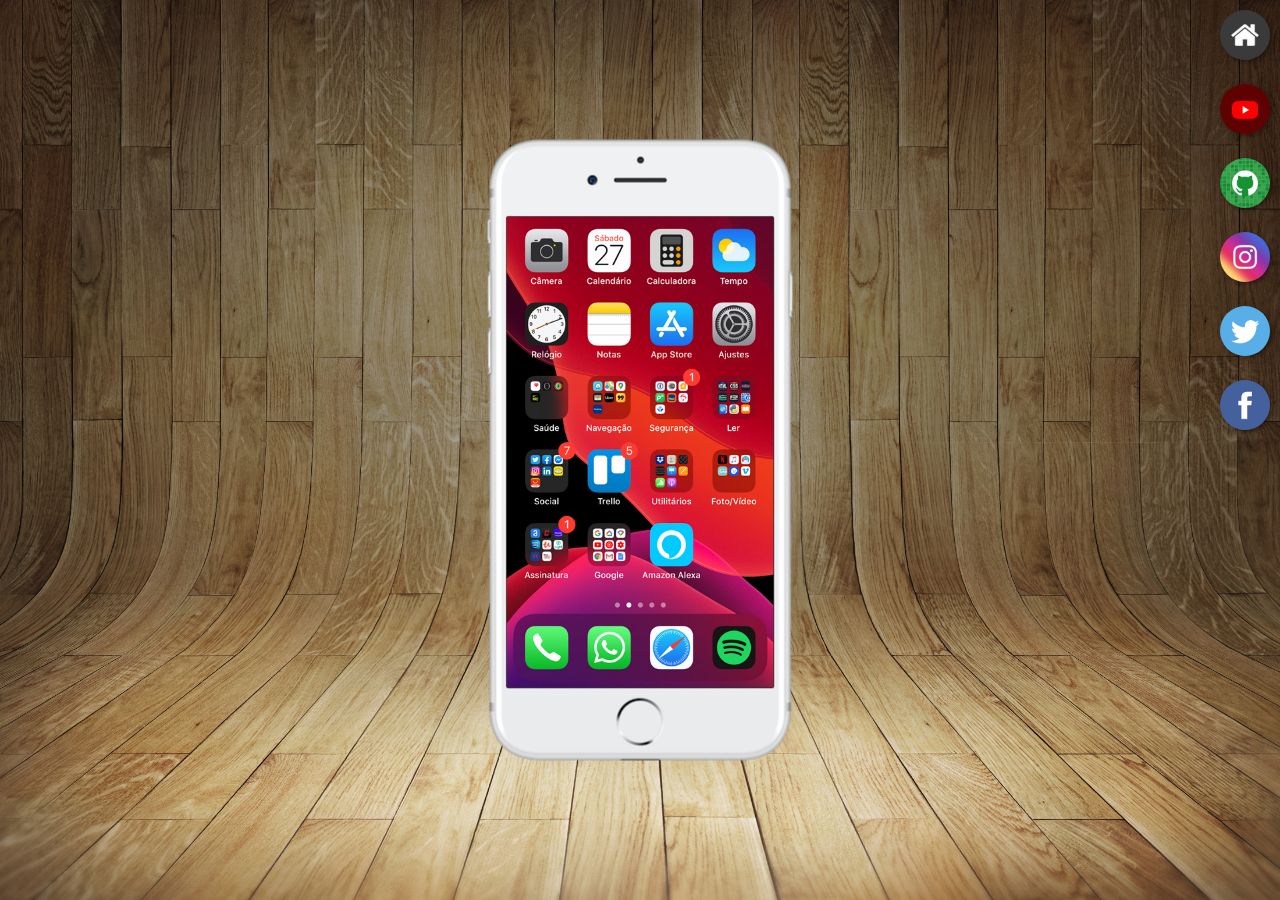
<file: index.html>
<!DOCTYPE html>
<html lang="pt-br">
  <head>
    <meta charset="UTF-8" />
    <meta name="viewport" content="width=device-width, initial-scale=1.0" />
    <title>Projeto Redes Sociais</title>
    <link rel="shortcut icon" href="favicon.ico" type="image/x-icon" />
    <link rel="stylesheet" href="estilos/style.css" />
  </head>
  <body>
    <main>
      <section id="tel">
        <iframe src="home.html" name="tela" id="tela" frameborder="0"
          >Seu navegador não é compátivel com isso.</iframe
        >
      </section>
      <section id="redes">
        <a href="home.html" target="tela"
          ><img src="imagens/logo-home.jpg" alt="Home"
        /></a>
        <br />
        <a href="youtube.html" target="tela"
          ><img src="imagens/logo-youtube.jpg" alt="YouTube"
        /></a>
        <br />
        <a href="github.html" target="tela"
          ><img src="imagens/logo-github.jpg" alt="GitHub"
        /></a>
        <br />
        <a href="instagram.html" target="tela"
          ><img src="imagens/logo-instagram.jpg" alt="Instagram"
        /></a>
        <br />
        <a href="x.html" target="tela"
          ><img src="imagens/logo-twitter.jpg" alt="X"
        /></a>
        <br />
        <a href="facebook.html" target="tela">
          <img src="imagens/logo-facebook.jpg" alt="Facebook"
        /></a>
      </section>
    </main>
  </body>
</html>
</file>
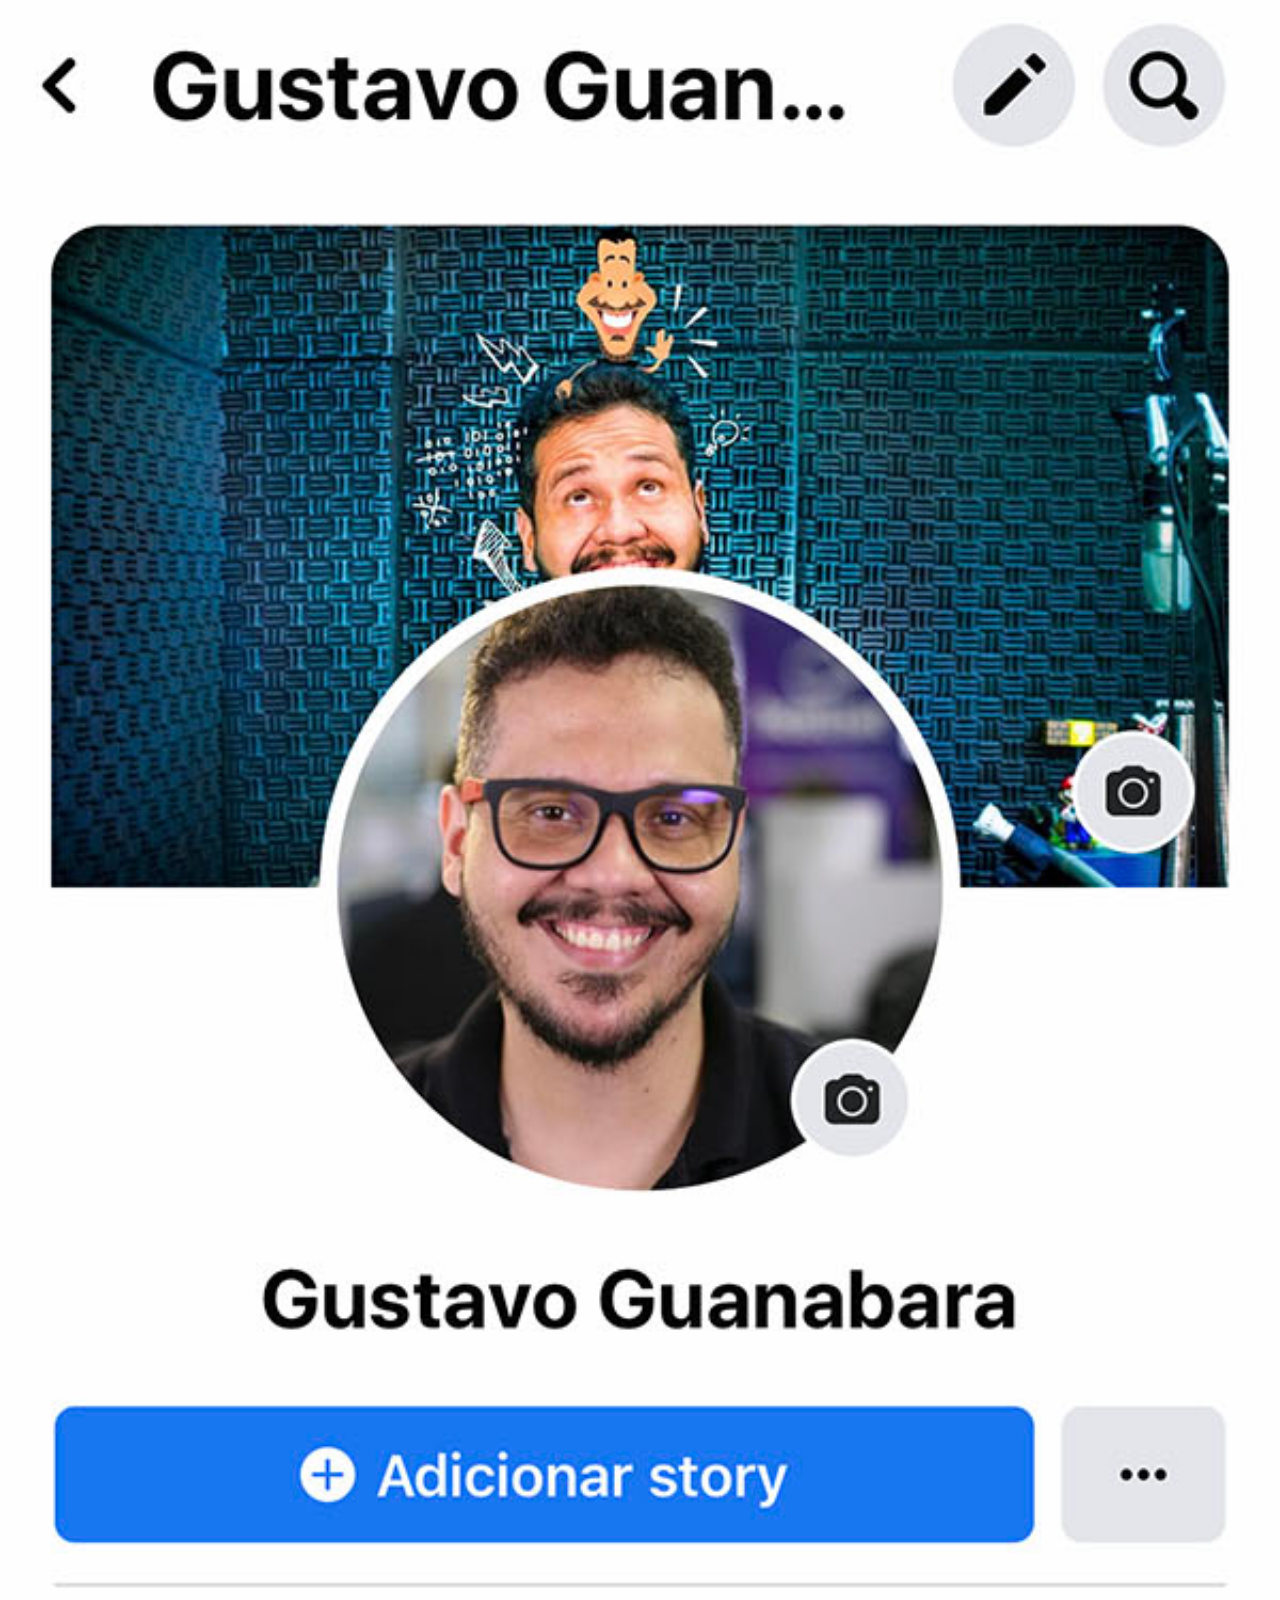
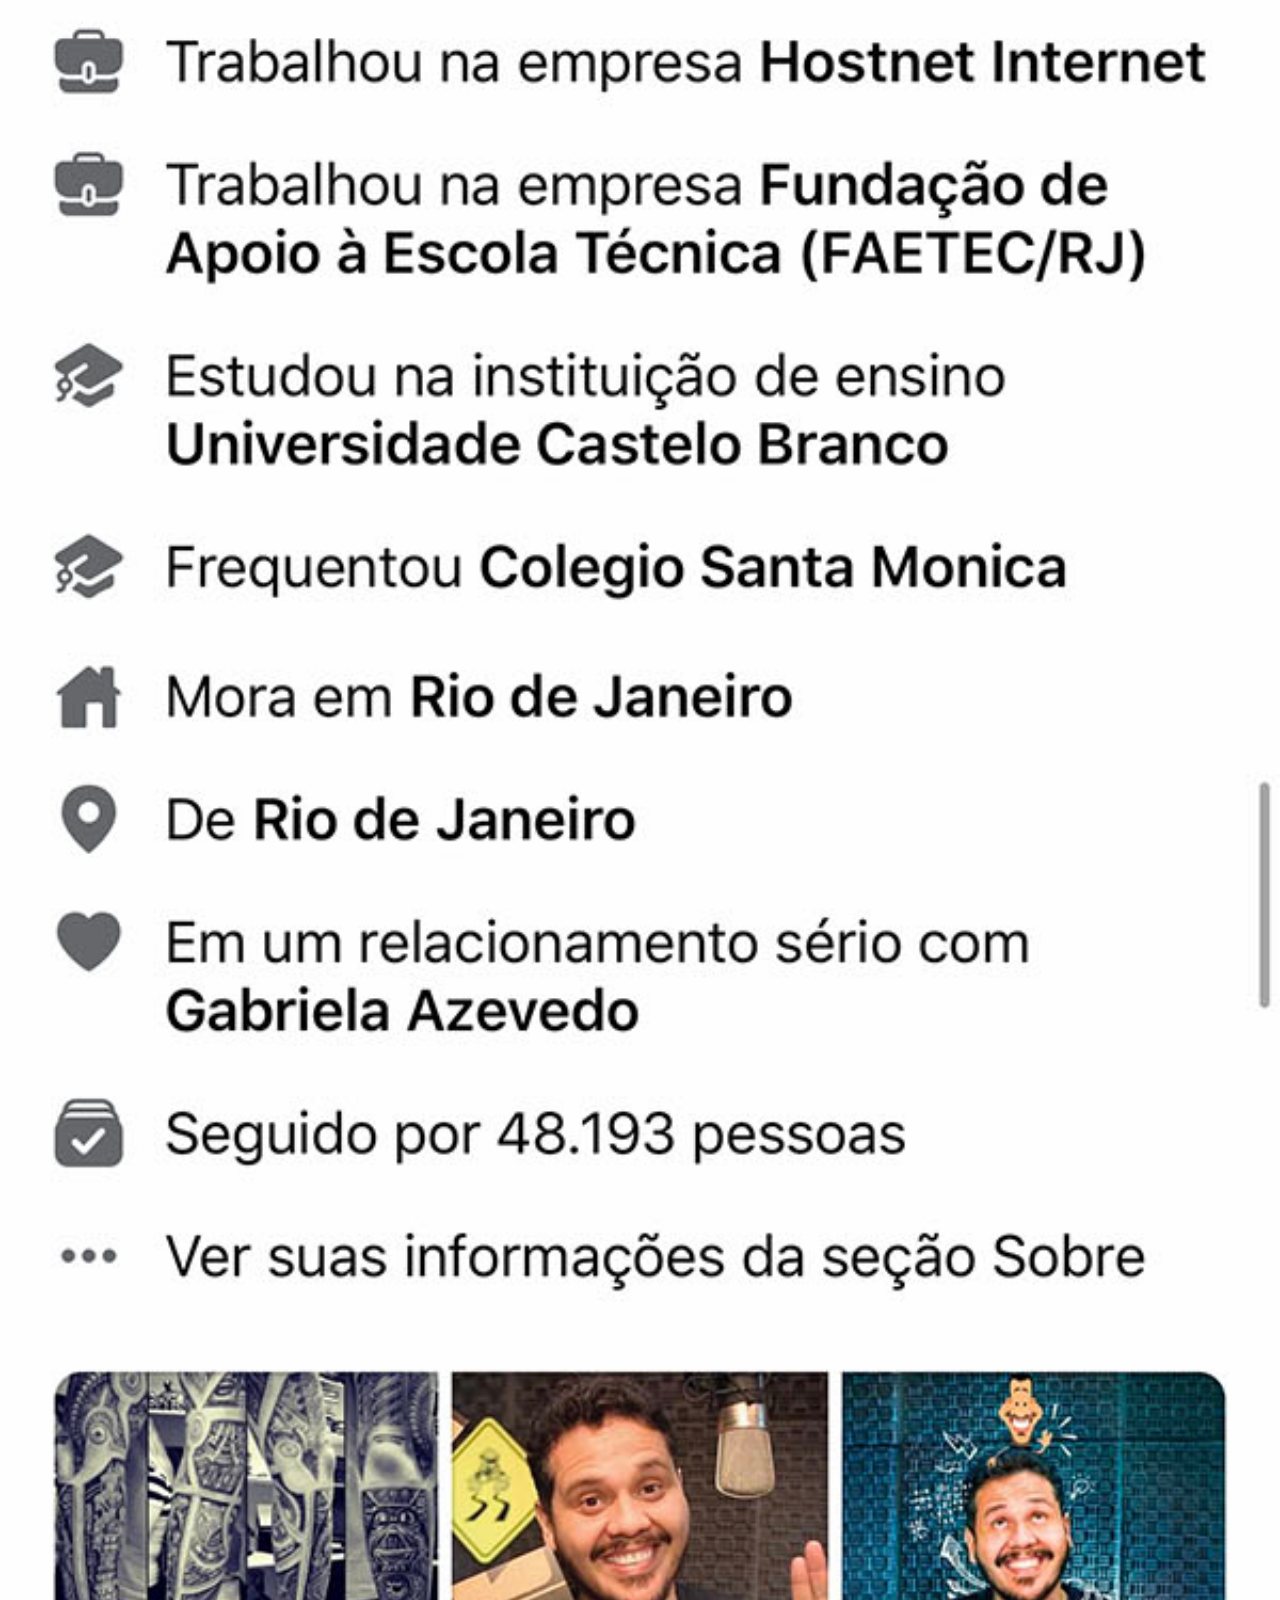
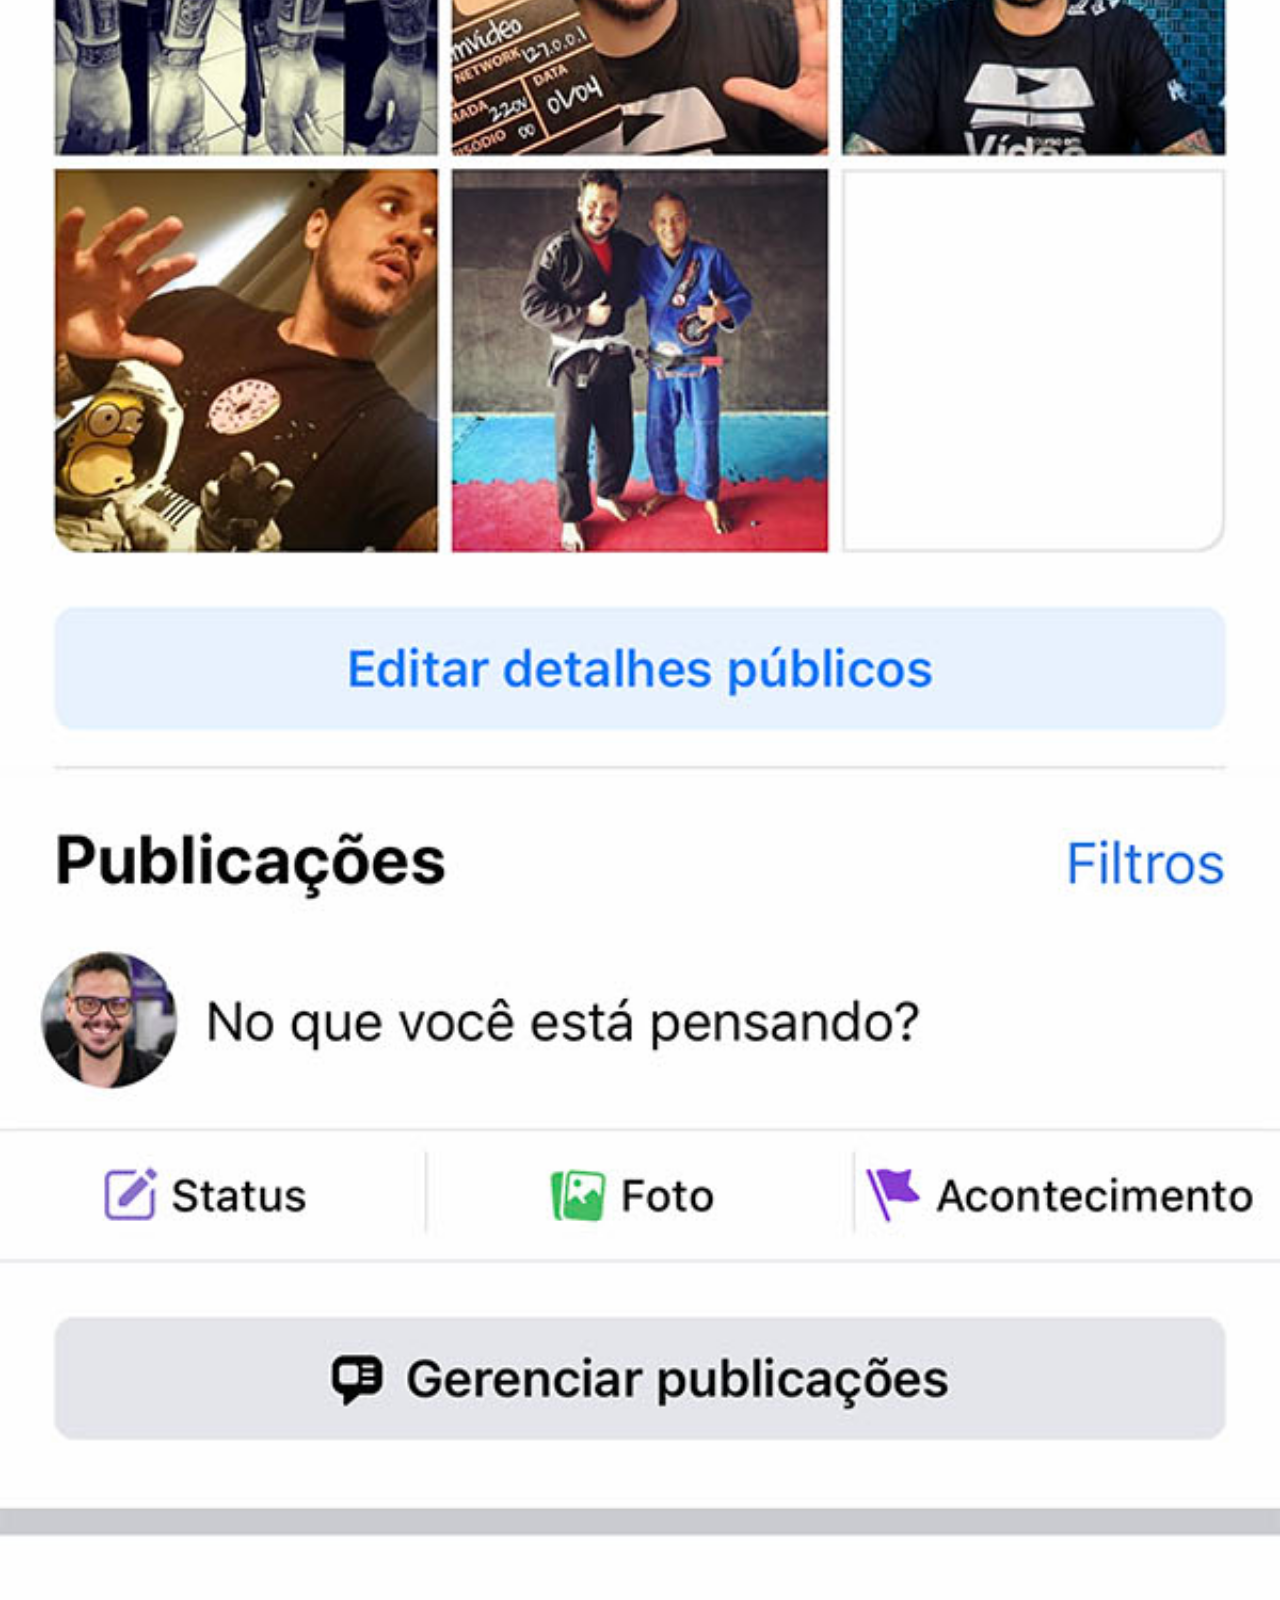
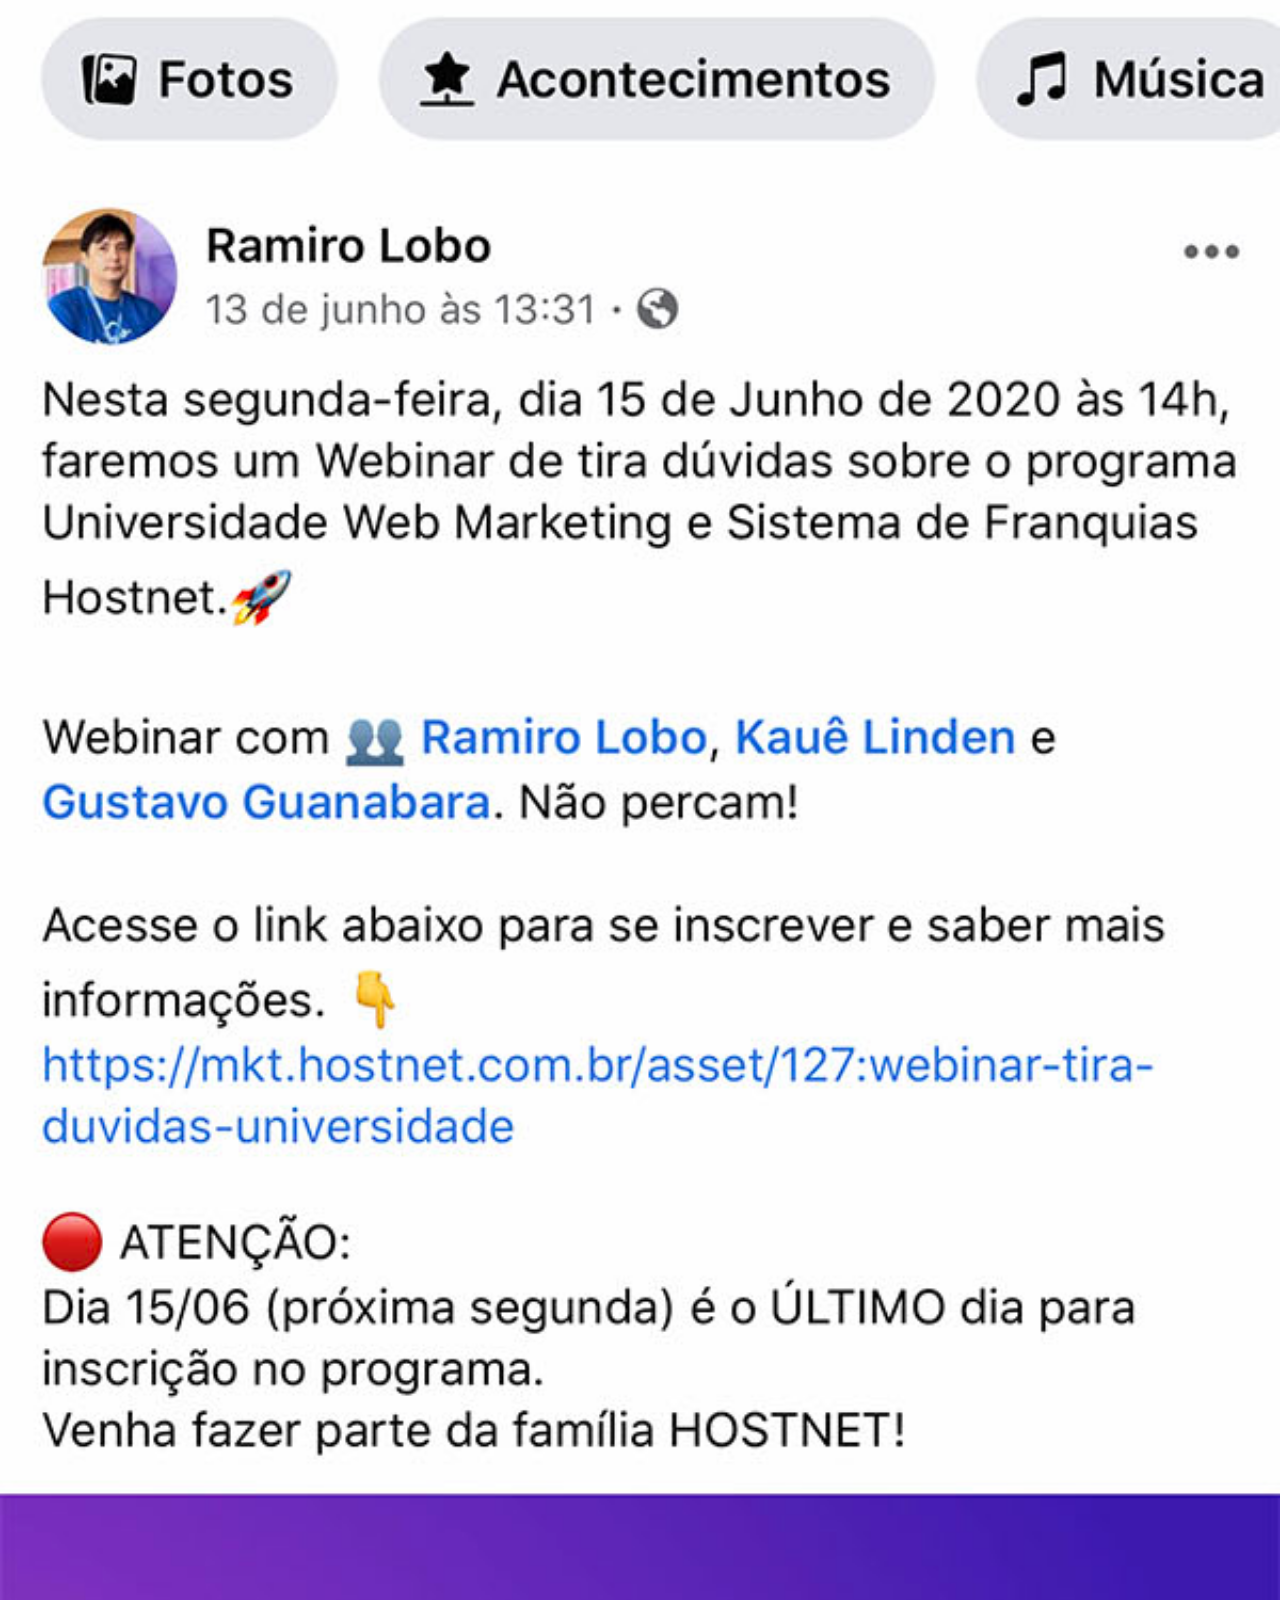
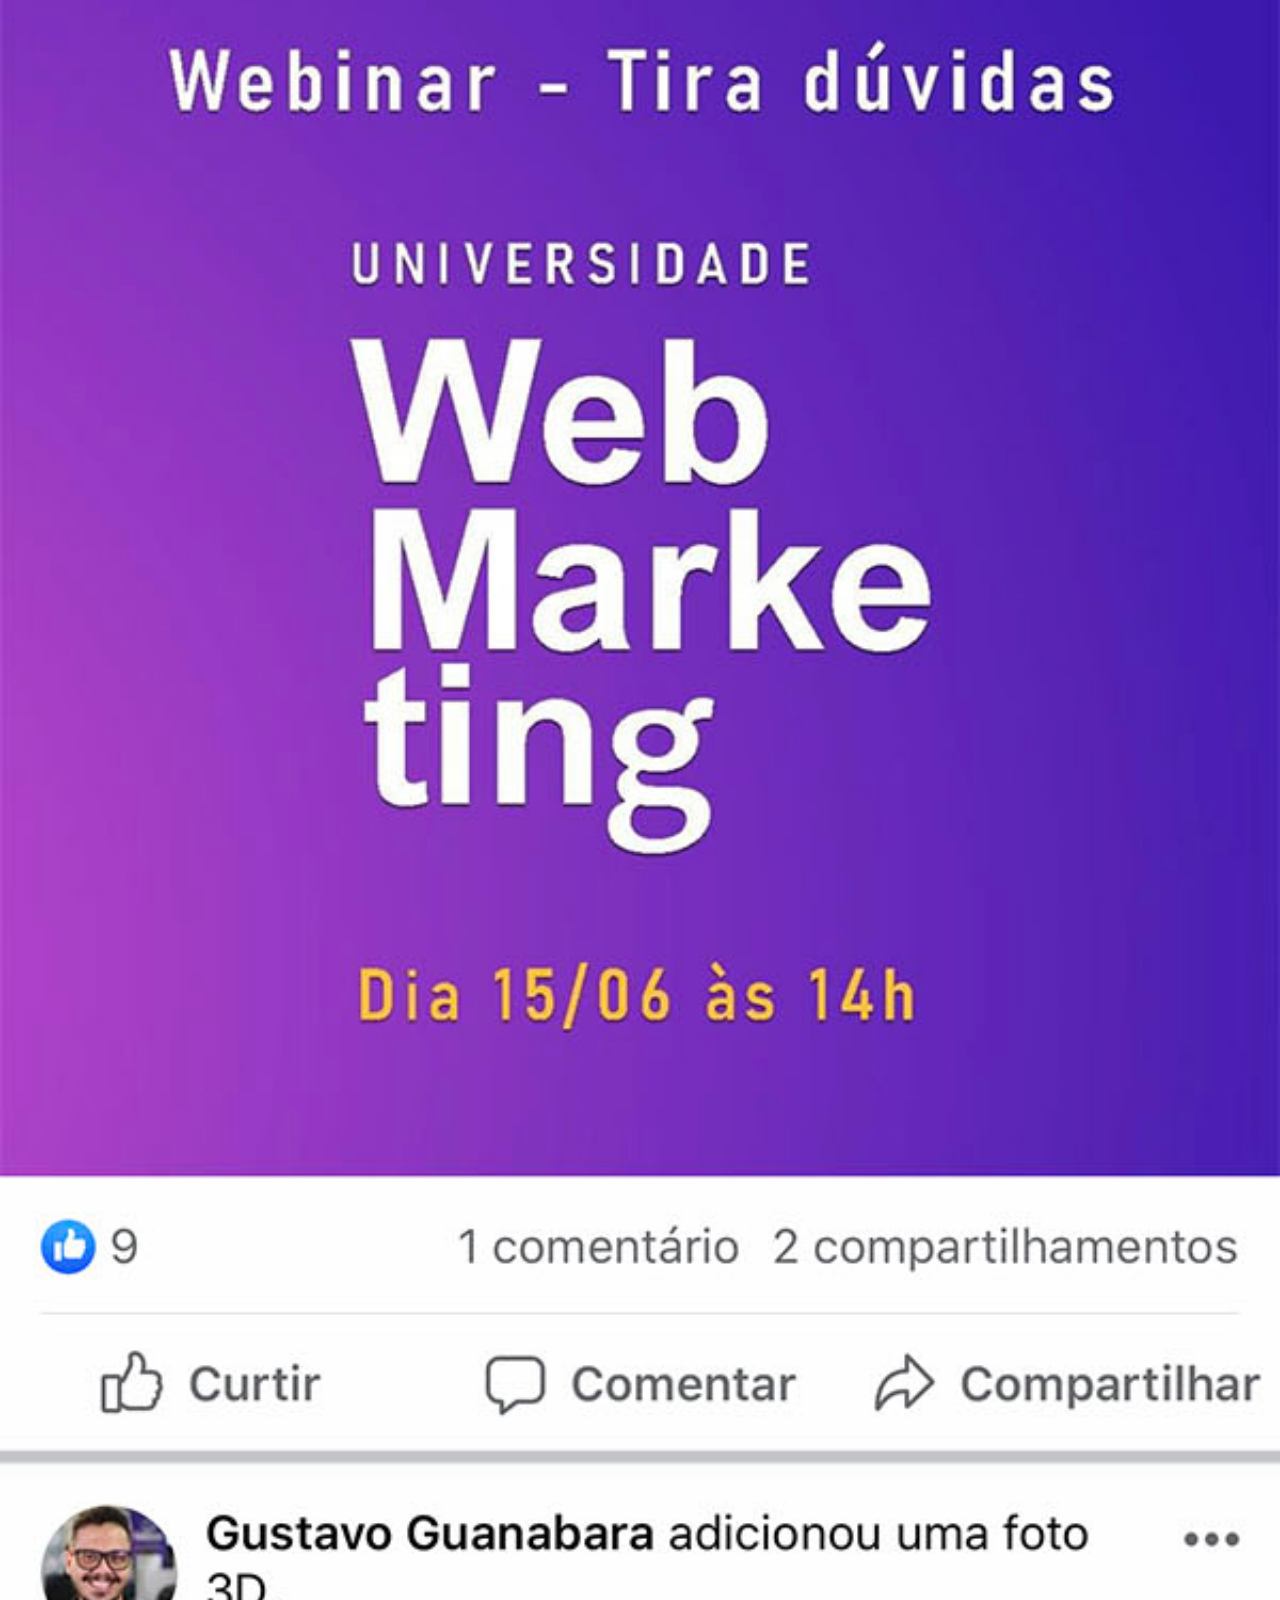
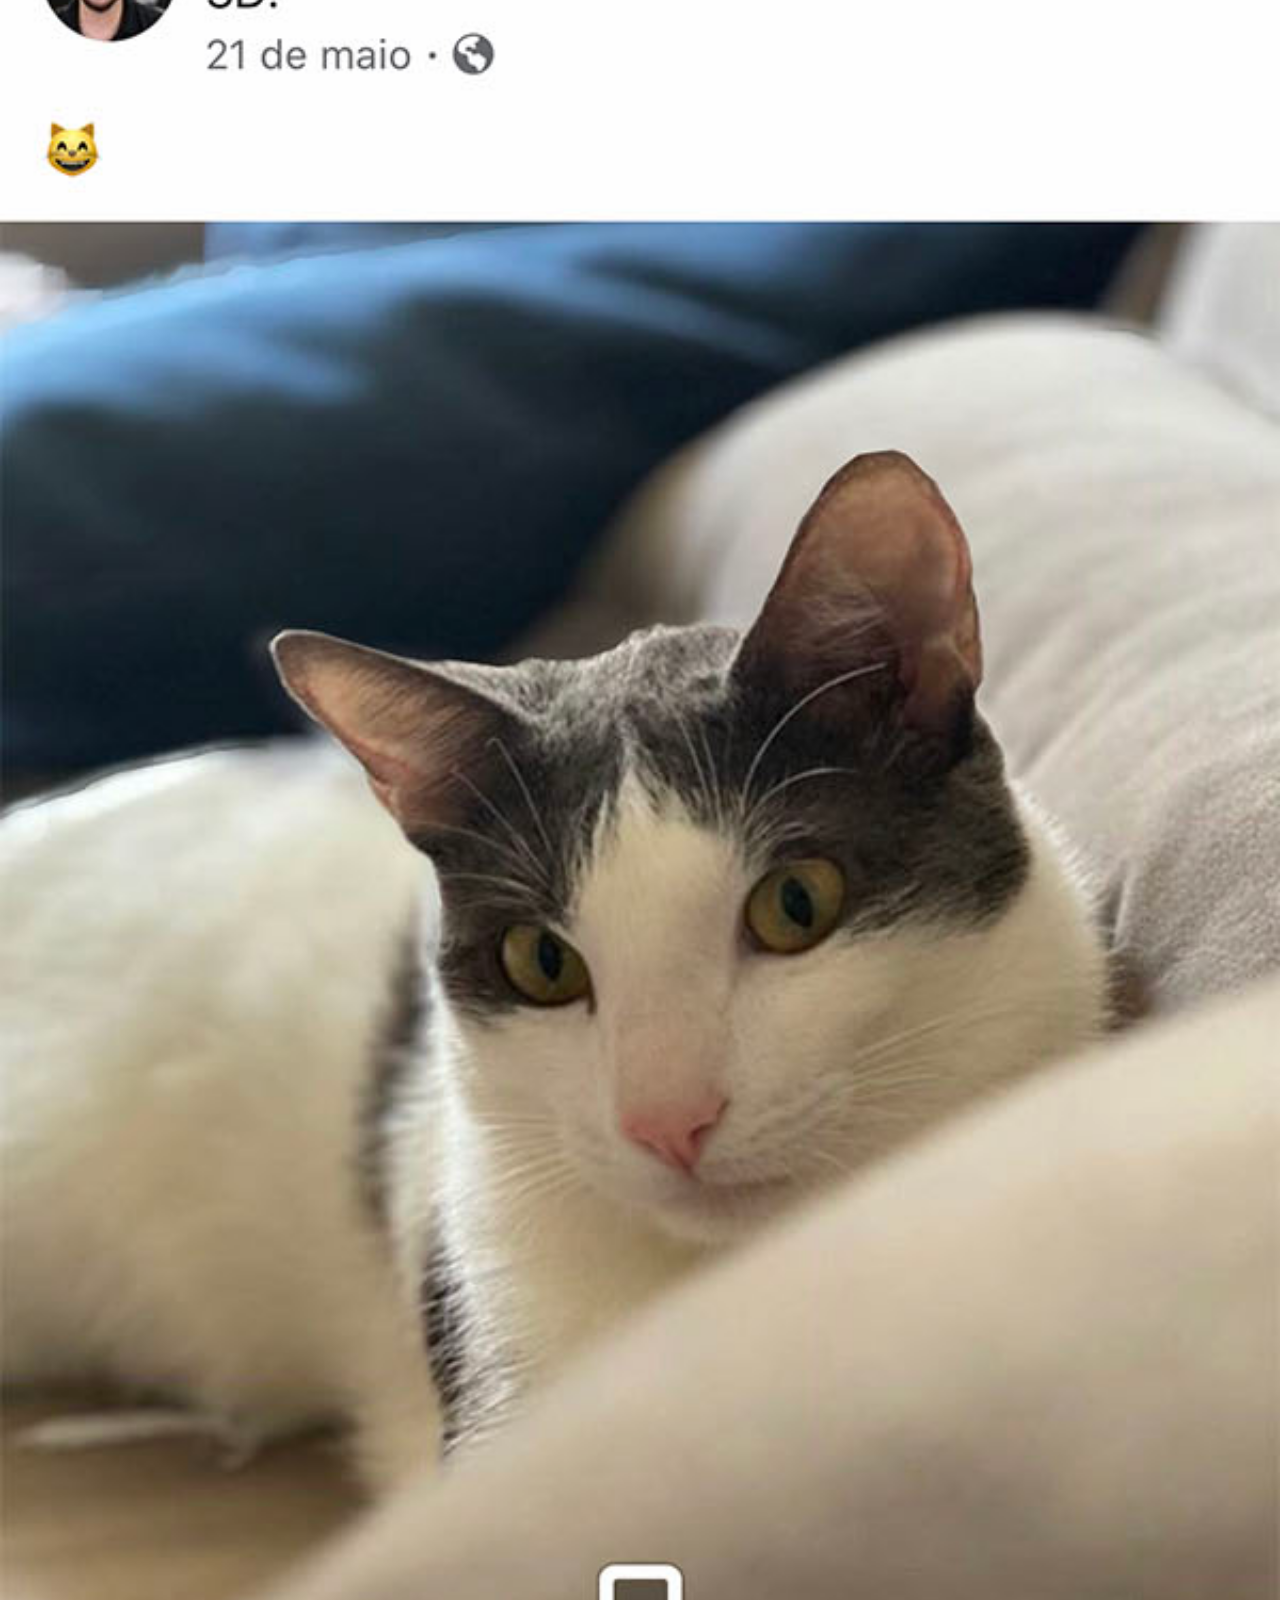
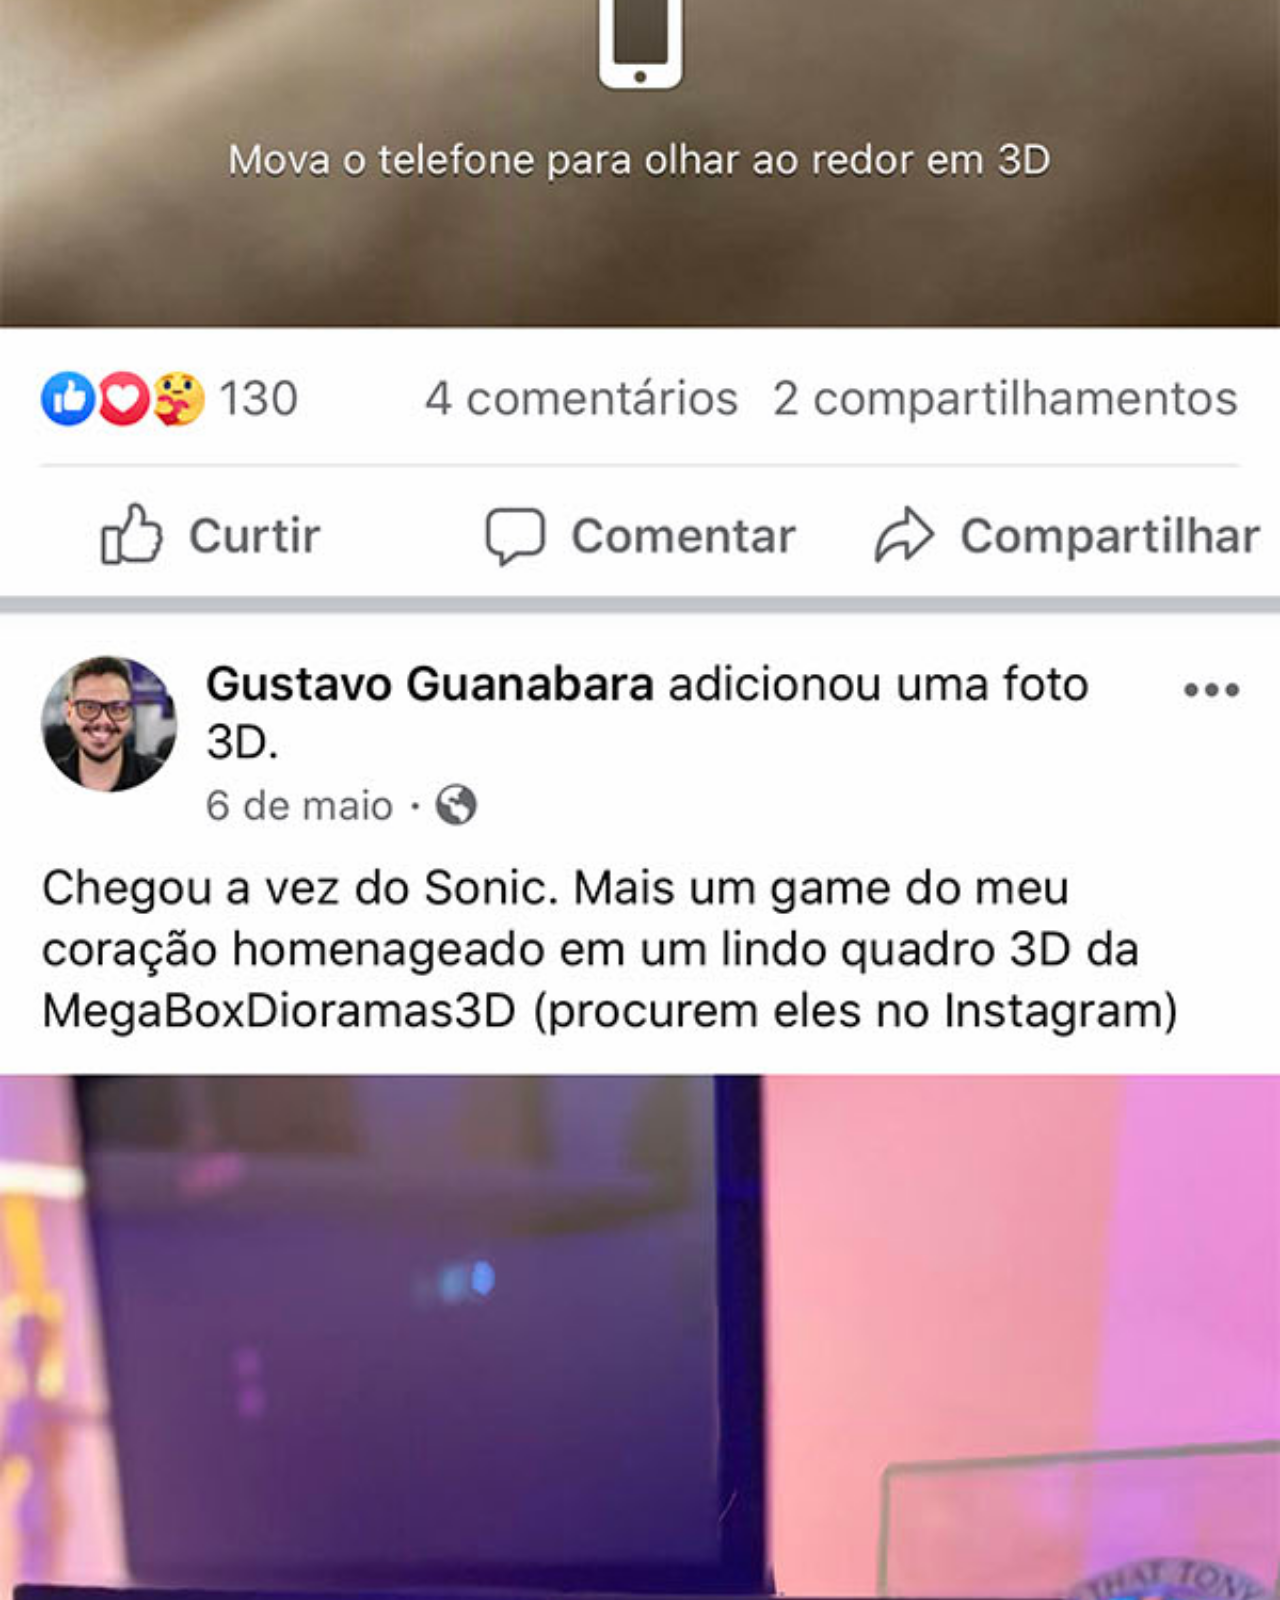
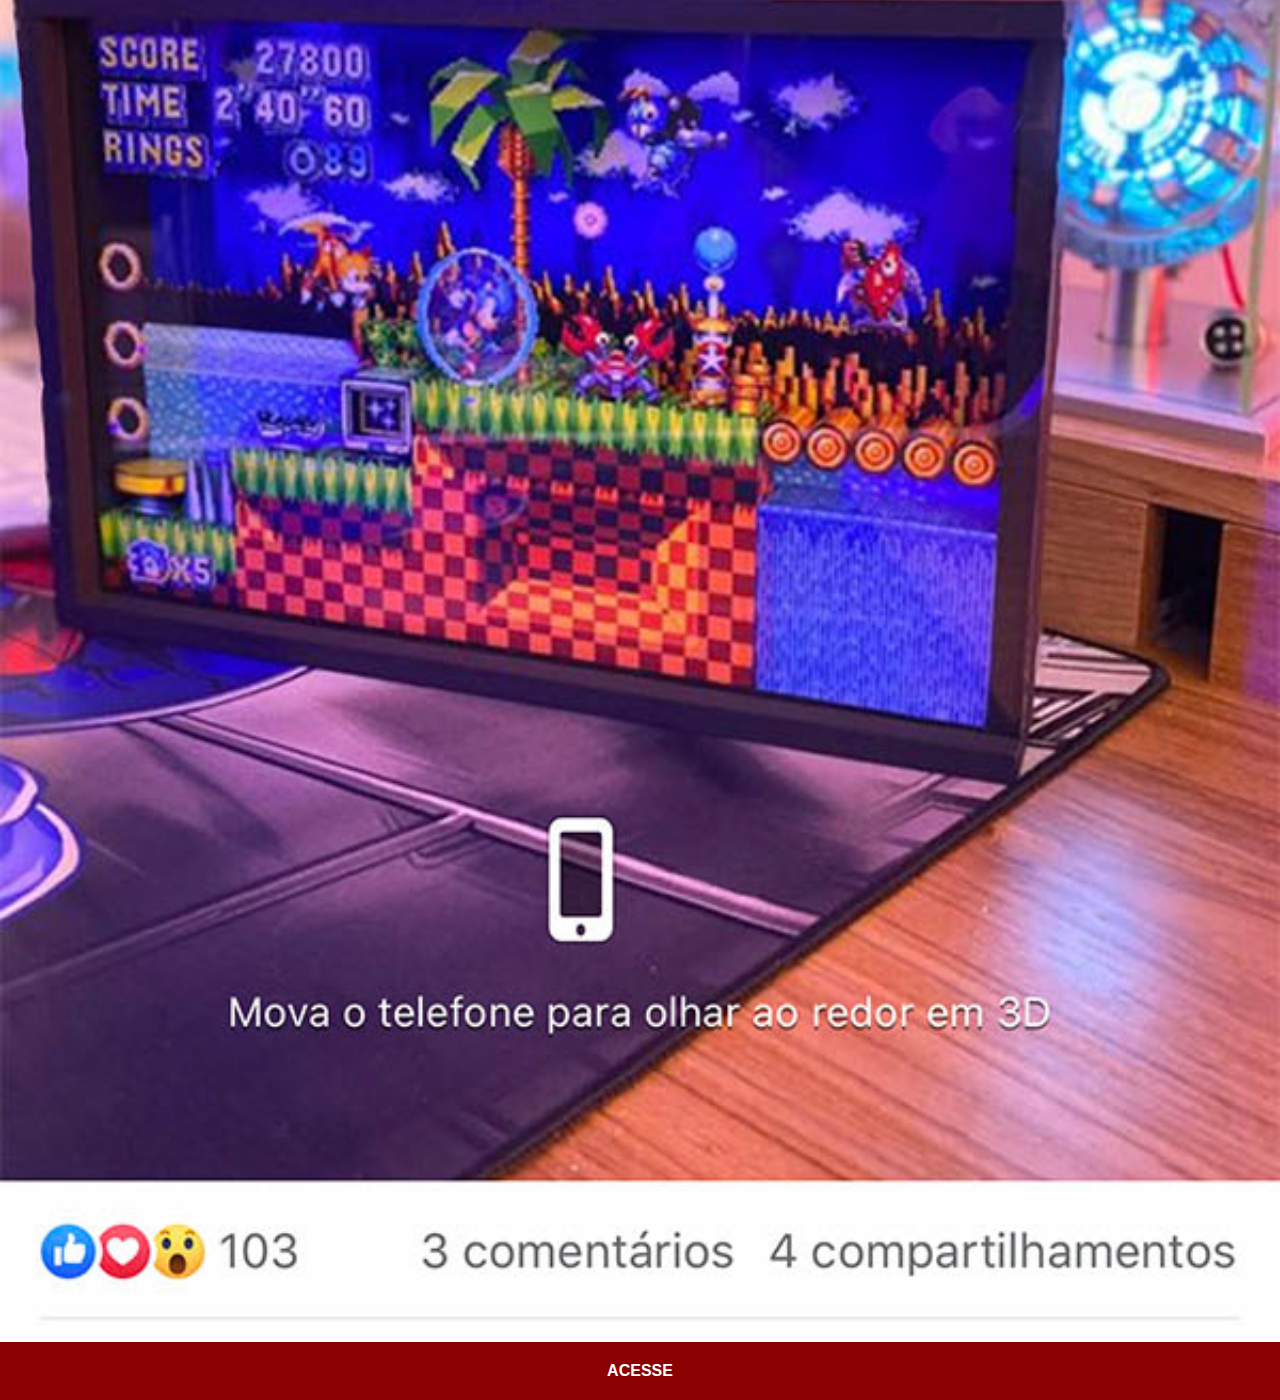
<file: facebook.html>
<!DOCTYPE html>
<html lang="pt-br">
  <head>
    <meta charset="UTF-8" />
    <meta name="viewport" content="width=device-width, initial-scale=1.0" />
    <title>Facebook</title>
    <link rel="stylesheet" href="estilos/social.css" />
  </head>
  <body>
    <img src="imagens/tela-facebook.jpg" alt="Facebook" />
    <a
      href="https://www.facebook.com/gustavoguanabara/?locale=pt_BR"
      target="_blank"
      >ACESSE</a
    >
  </body>
</html>
</file>
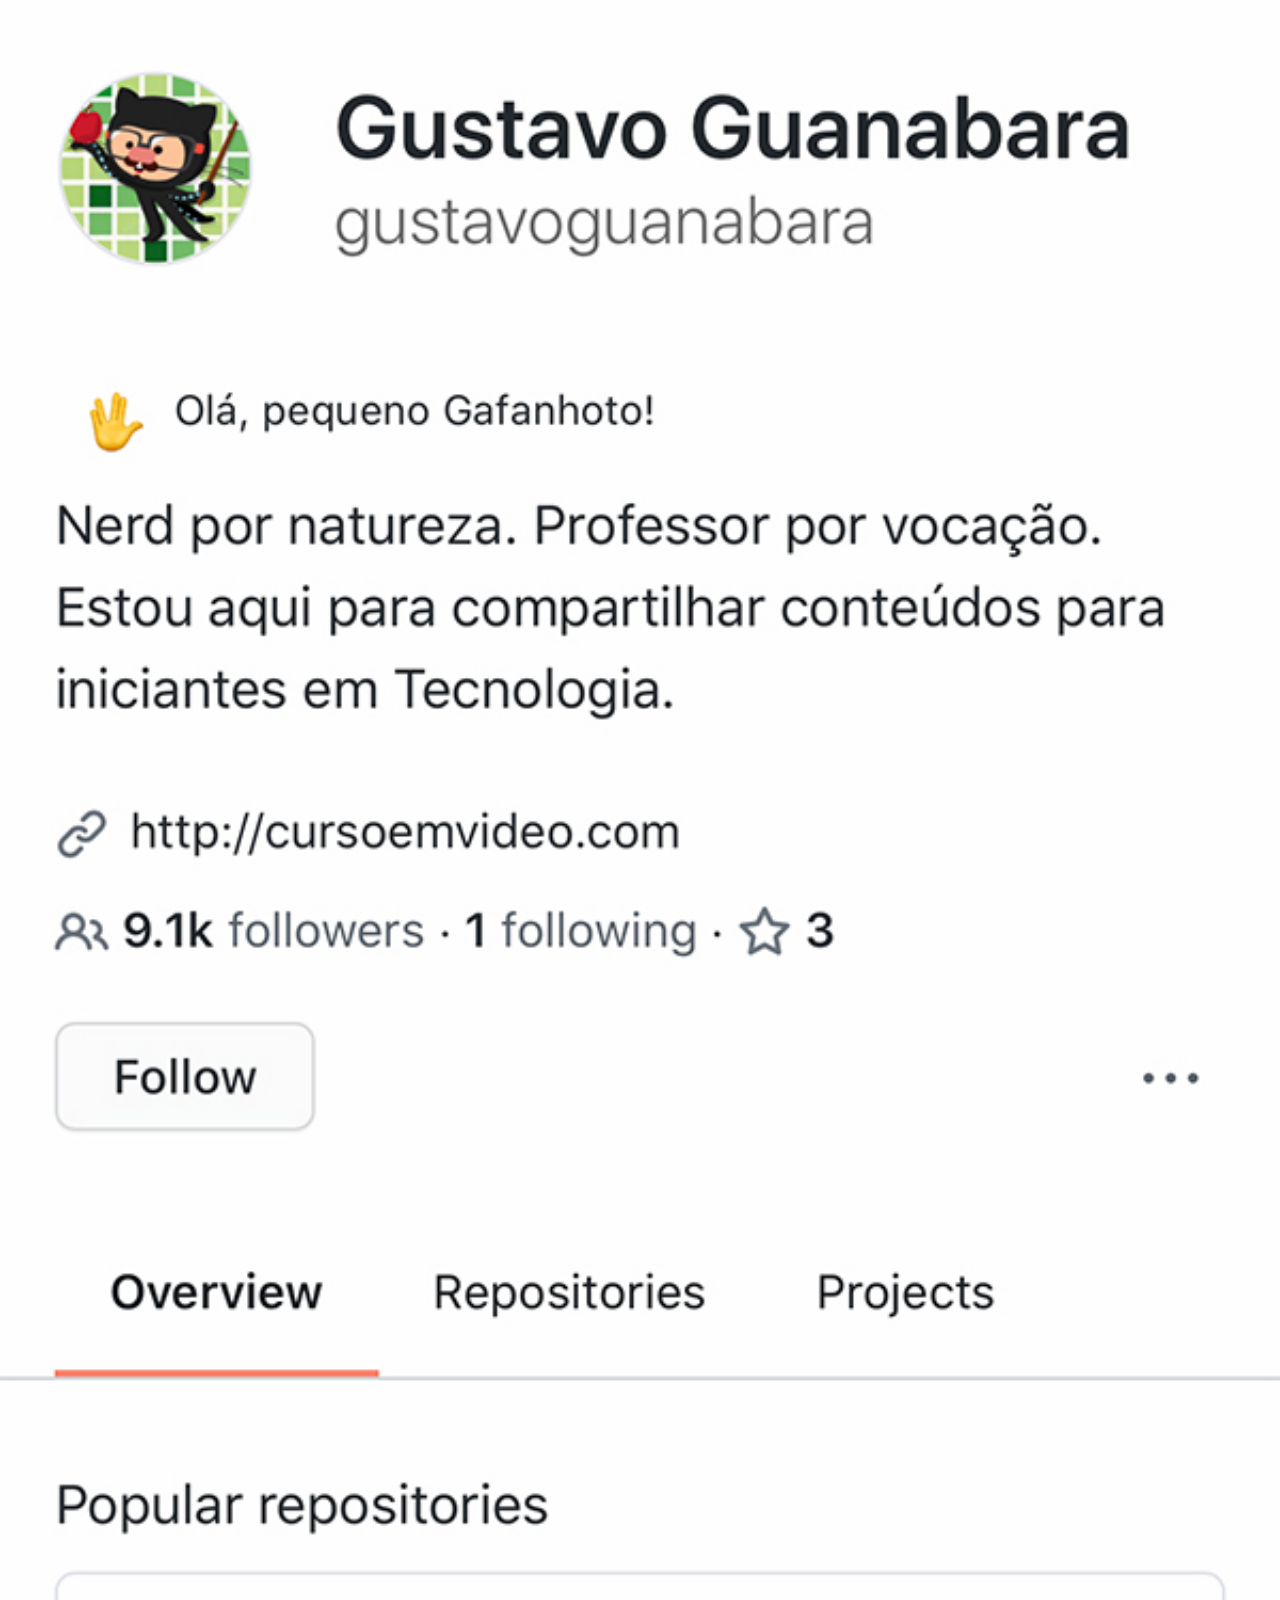
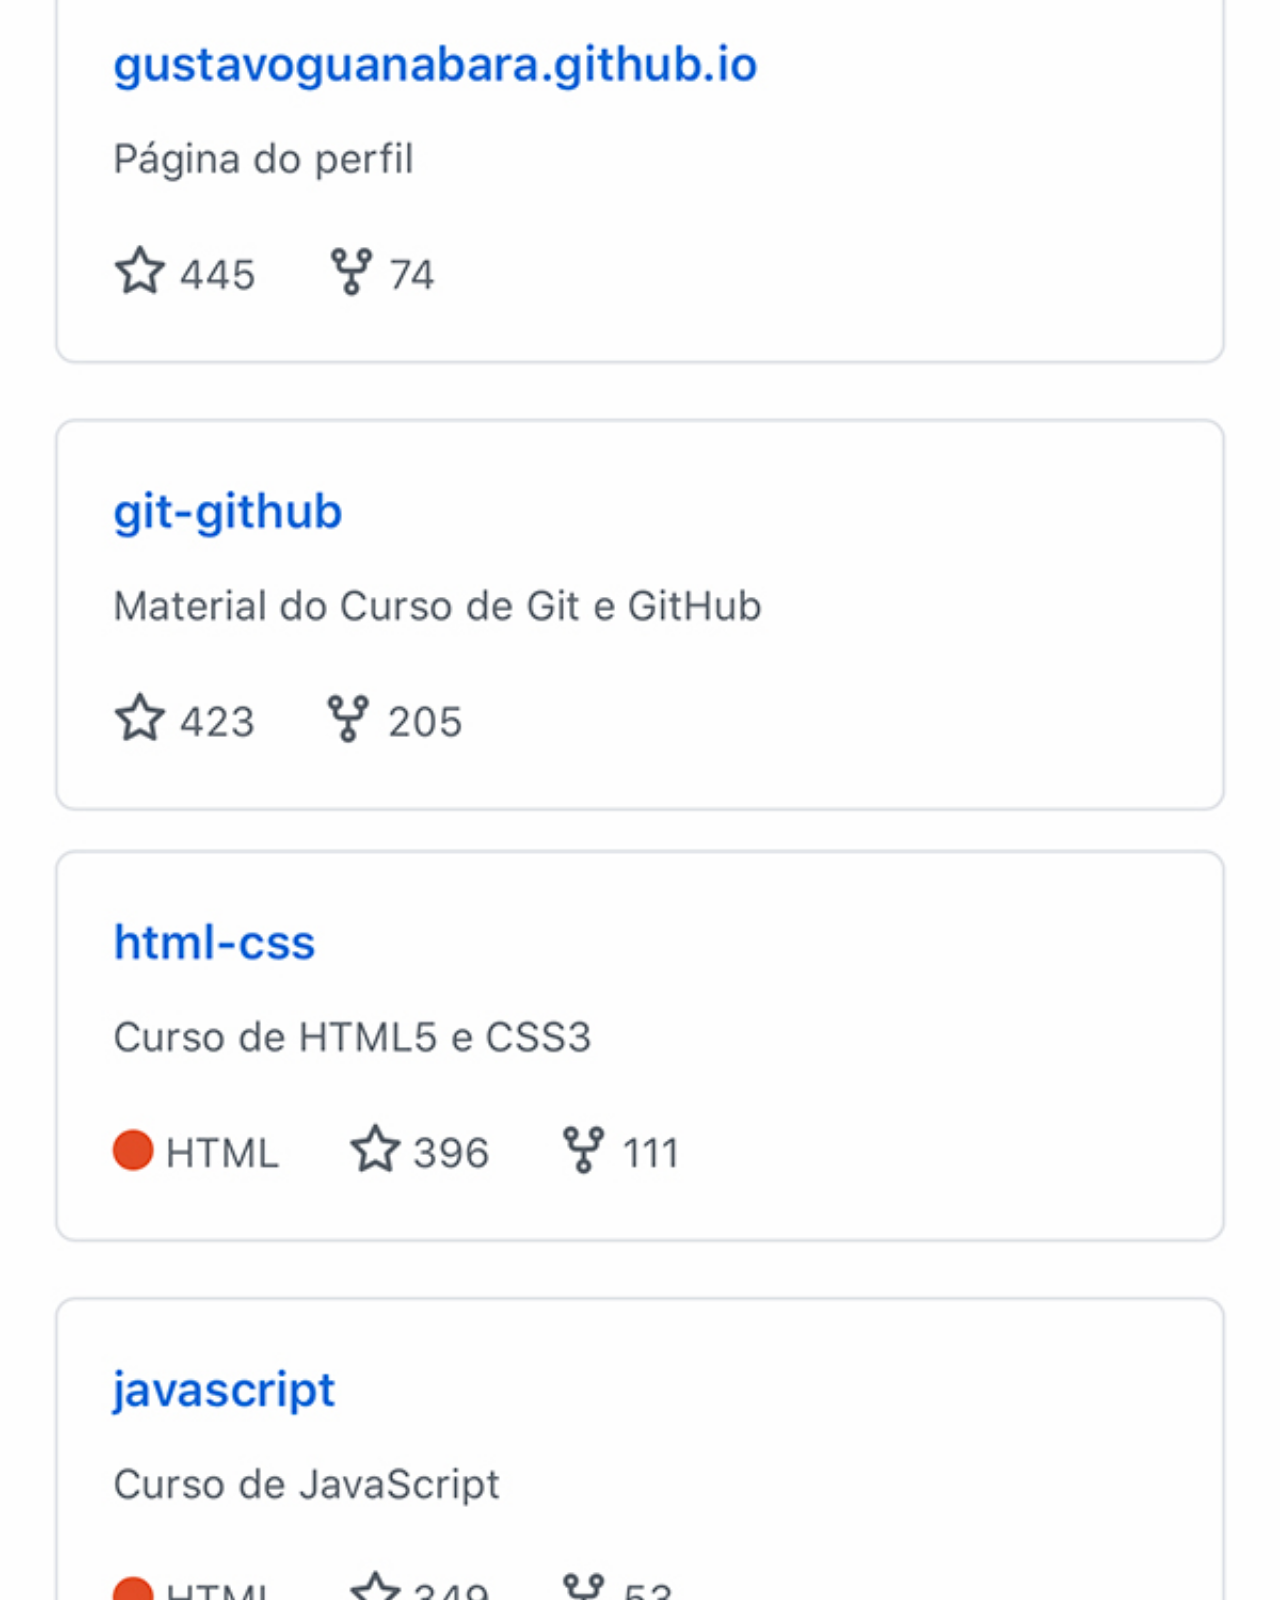
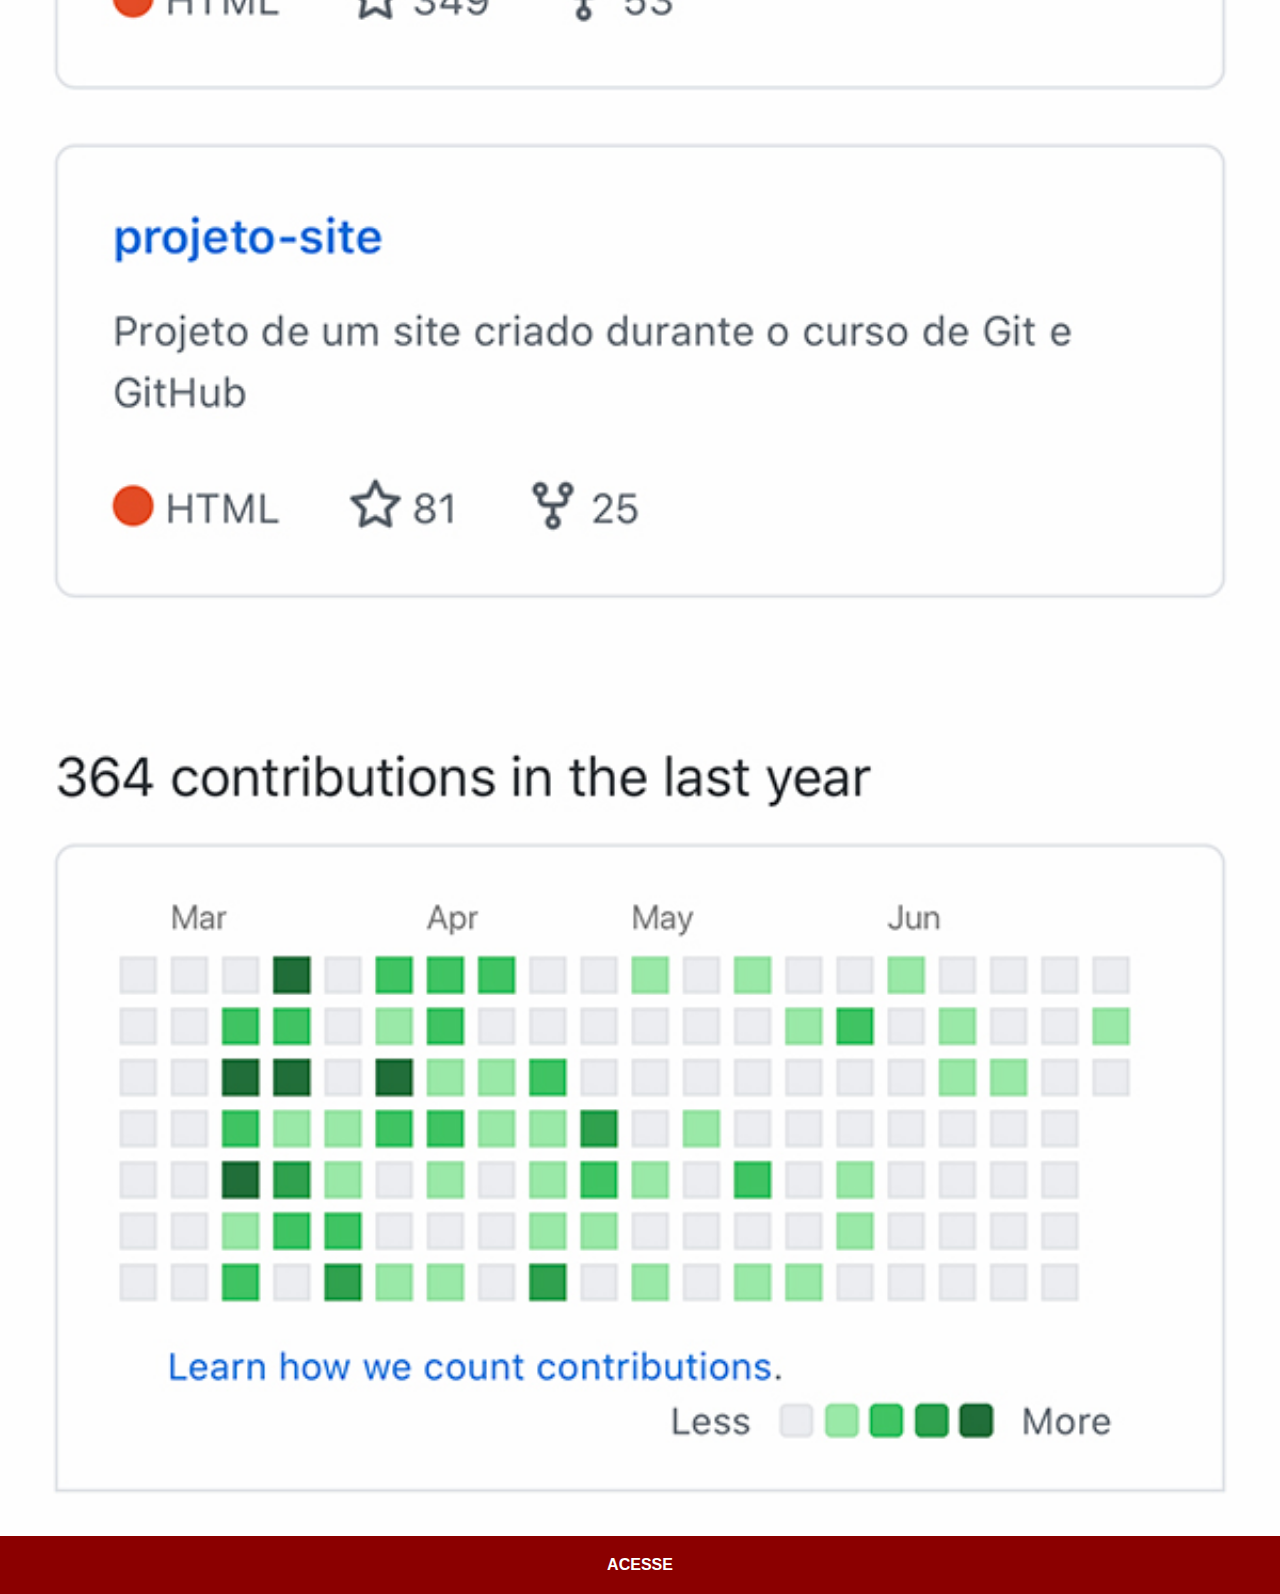
<file: github.html>
<!DOCTYPE html>
<html lang="pt-br">
  <head>
    <meta charset="UTF-8" />
    <meta name="viewport" content="width=device-width, initial-scale=1.0" />
    <title>GitHub</title>
    <link rel="stylesheet" href="estilos/social.css" />
  </head>
  <body>
    <img src="imagens/tela-github.jpg" alt="GitHub" />
    <a href="https://github.com/gustavoguanabara" target="_blank">ACESSE</a>
  </body>
</html>
</file>
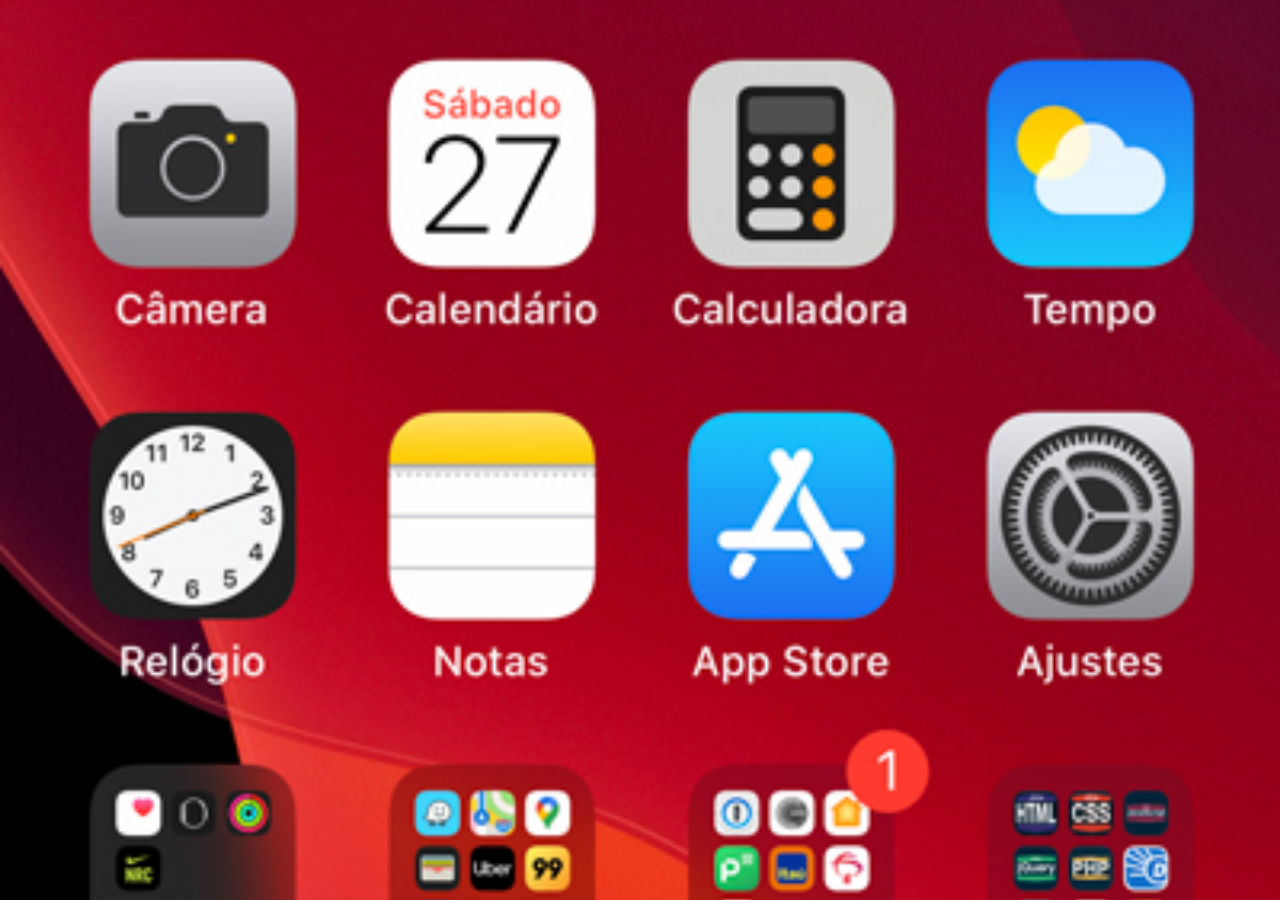
<file: home.html>
<!DOCTYPE html>
<html lang="pt-br">
  <head>
    <meta charset="UTF-8" />
    <meta name="viewport" content="width=device-width, initial-scale=1.0" />
    <title>Home</title>
  </head>
  <style>
    * {
      margin: 0px;
      padding: 0px;
    }

    body {
      width: 100vw;
      height: 100vh;
      background: black url("imagens/tela-home.jpg") no-repeat top center;
      background-size: cover;
    }
  </style>
  <body></body>
</html>
</file>
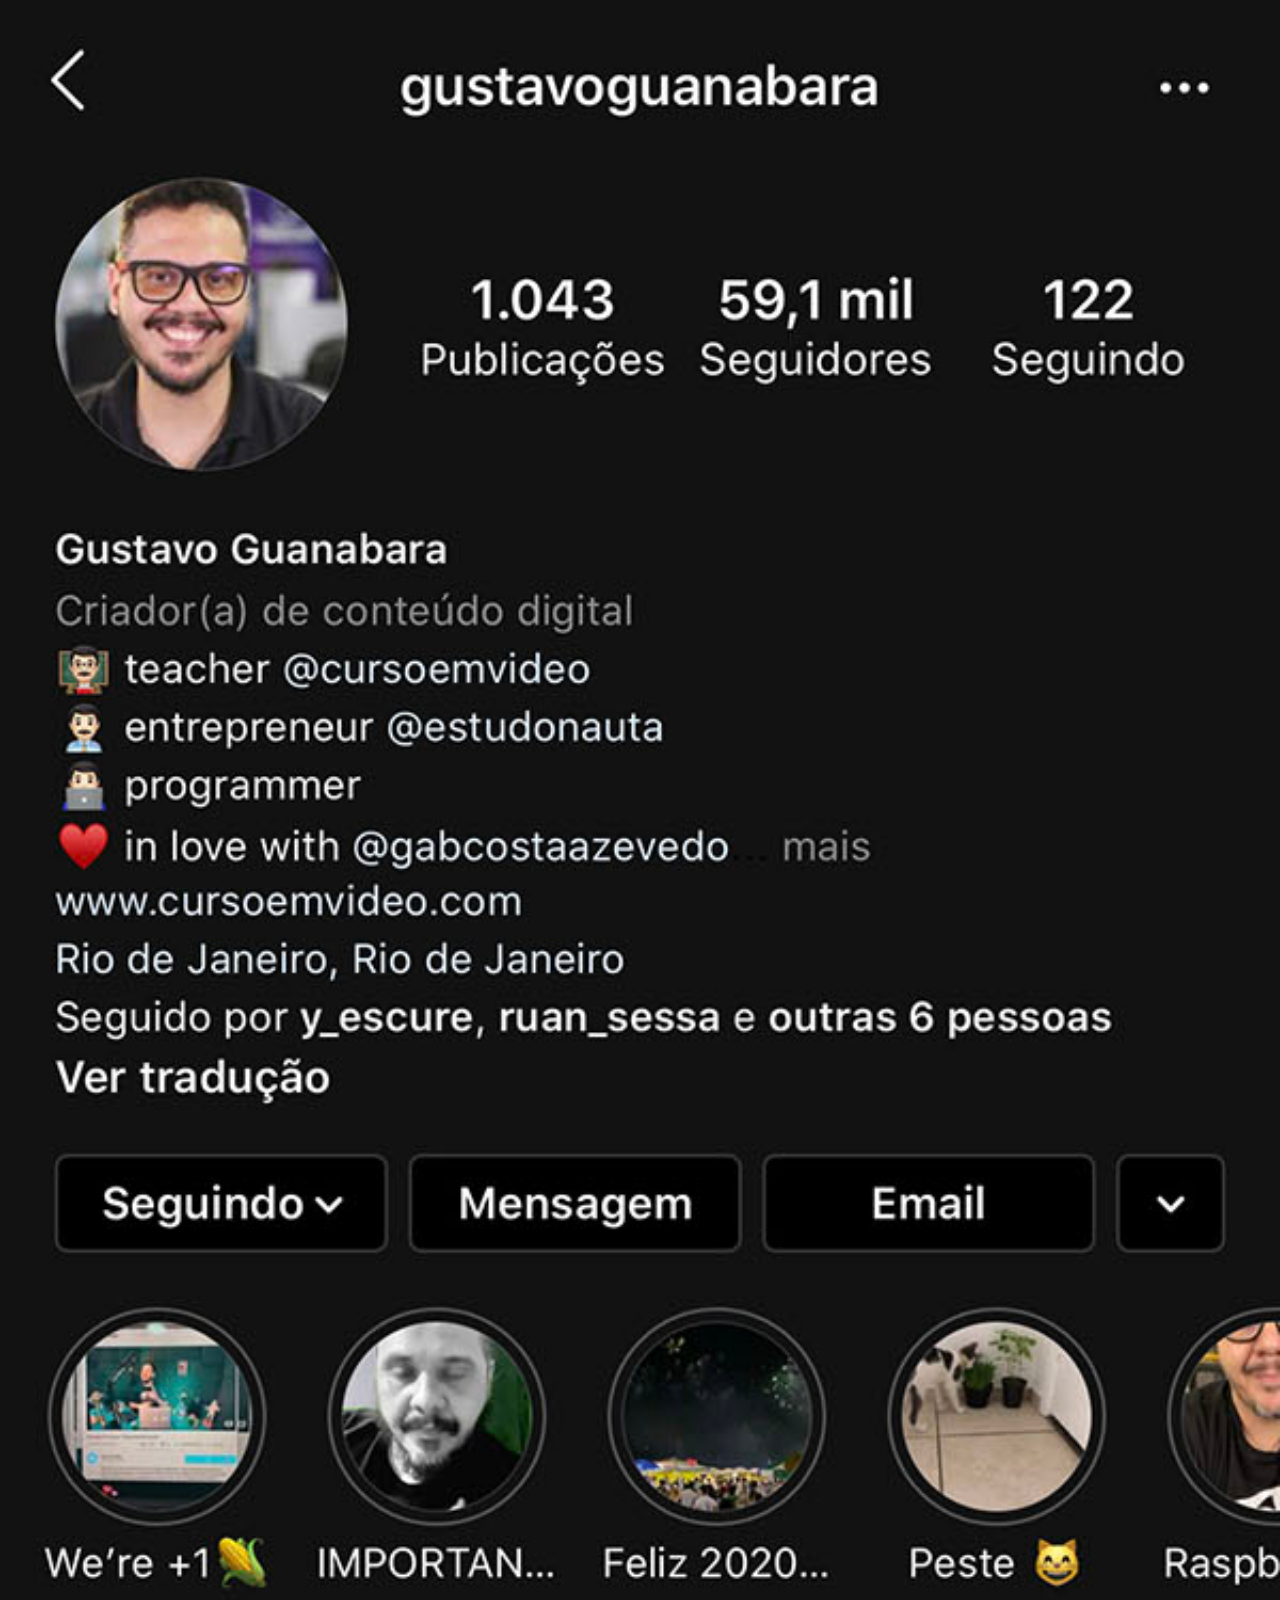
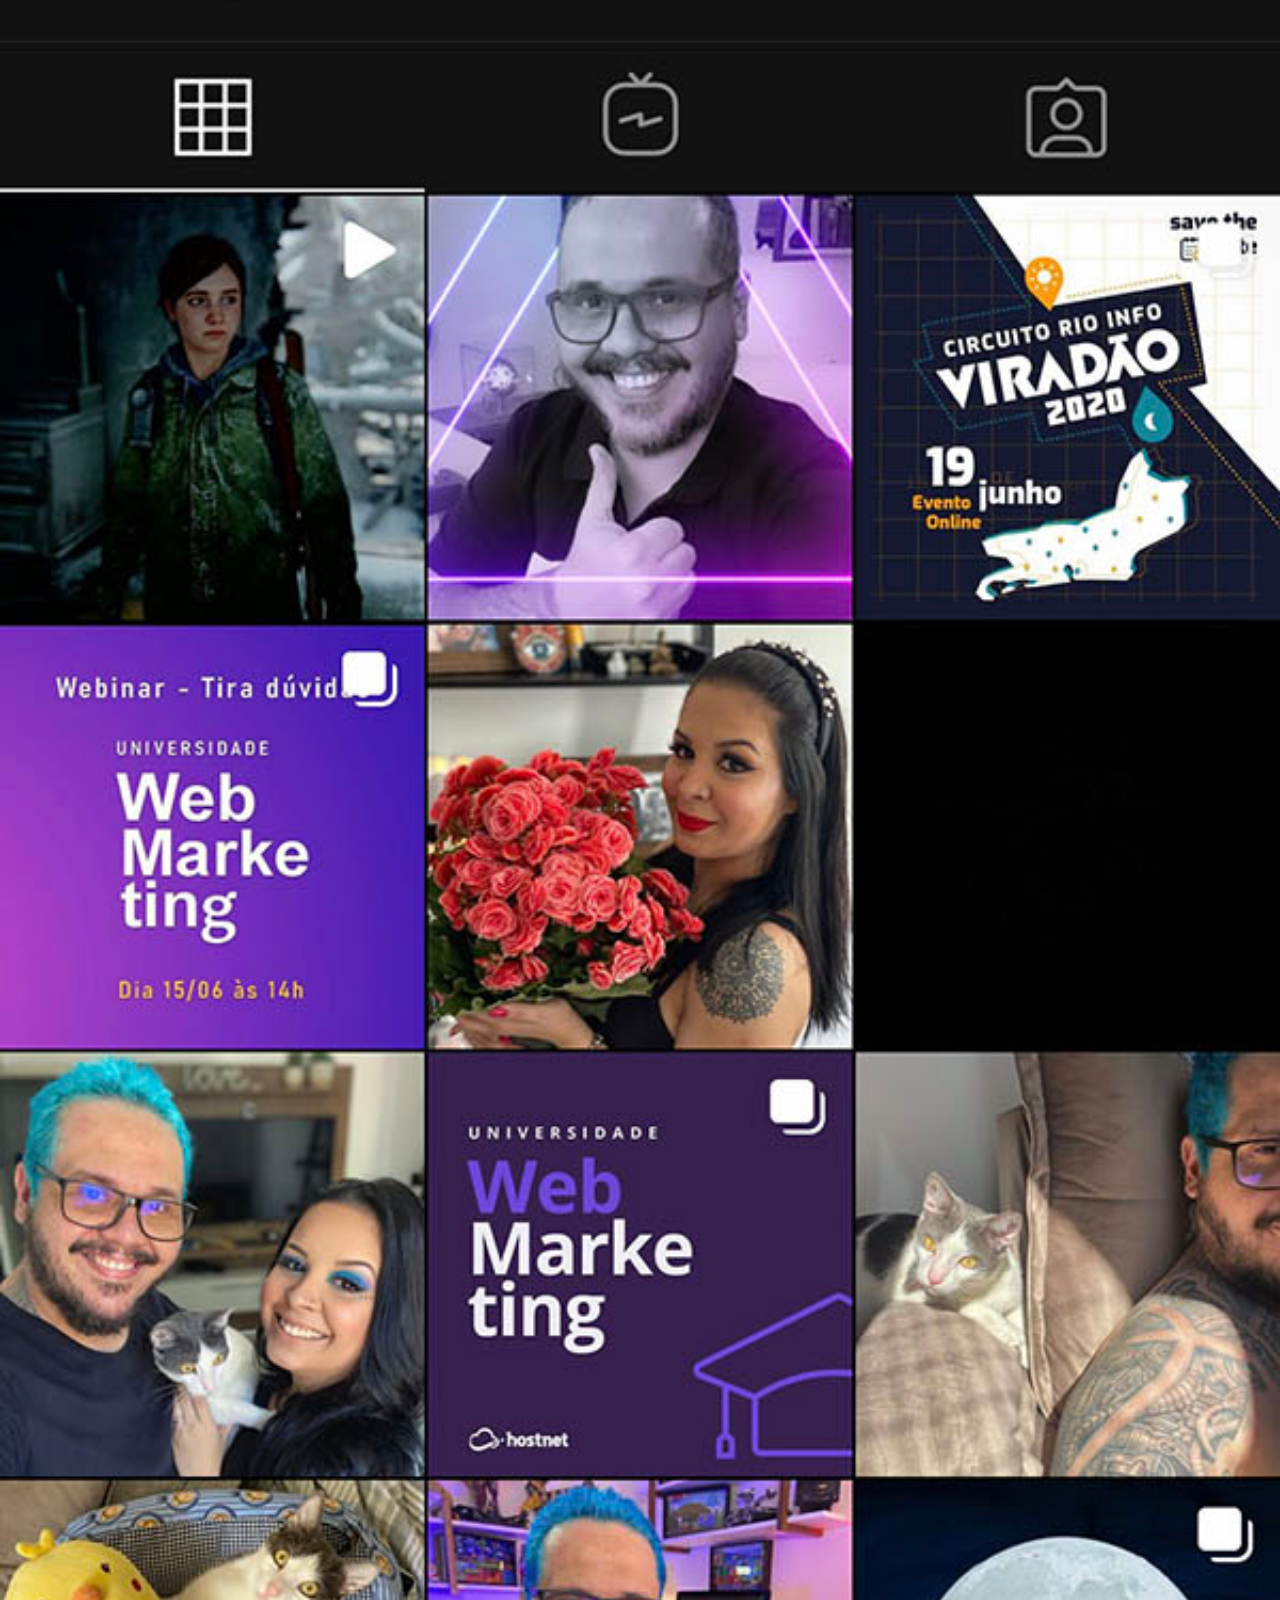
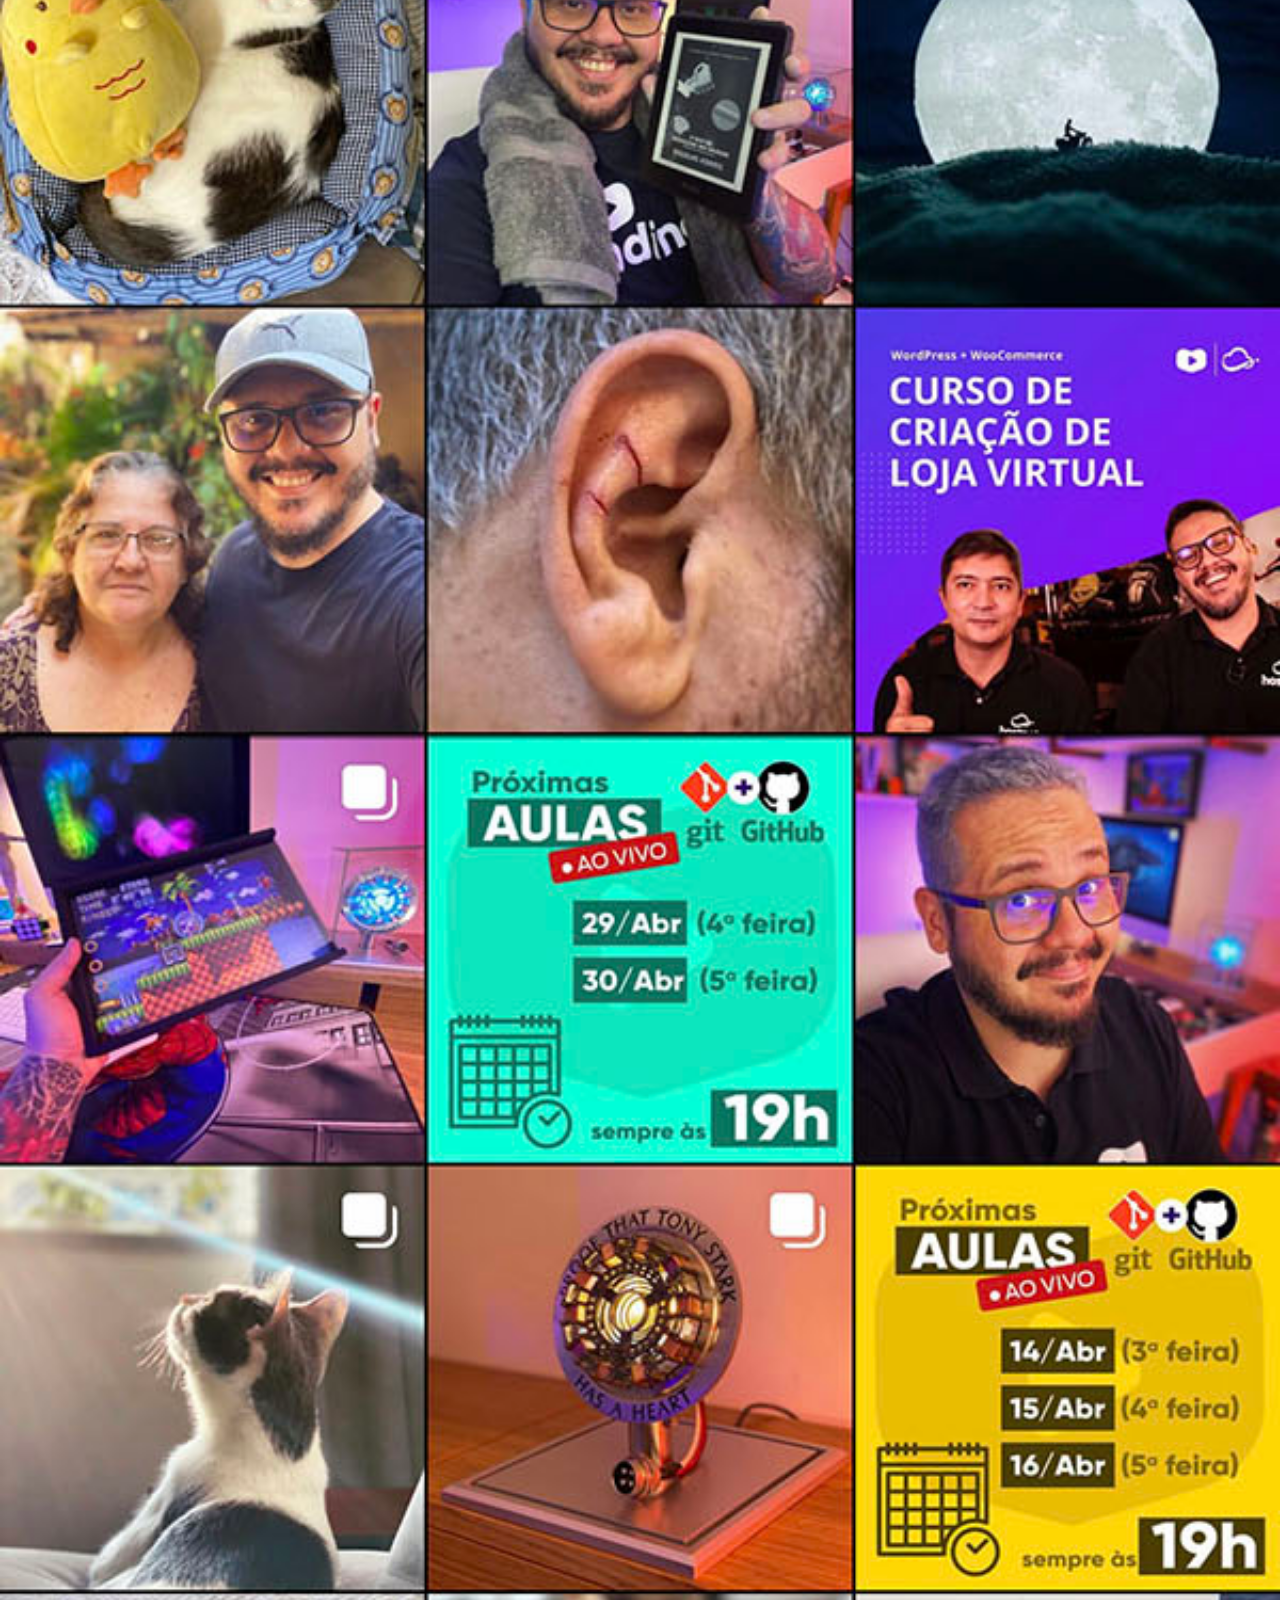
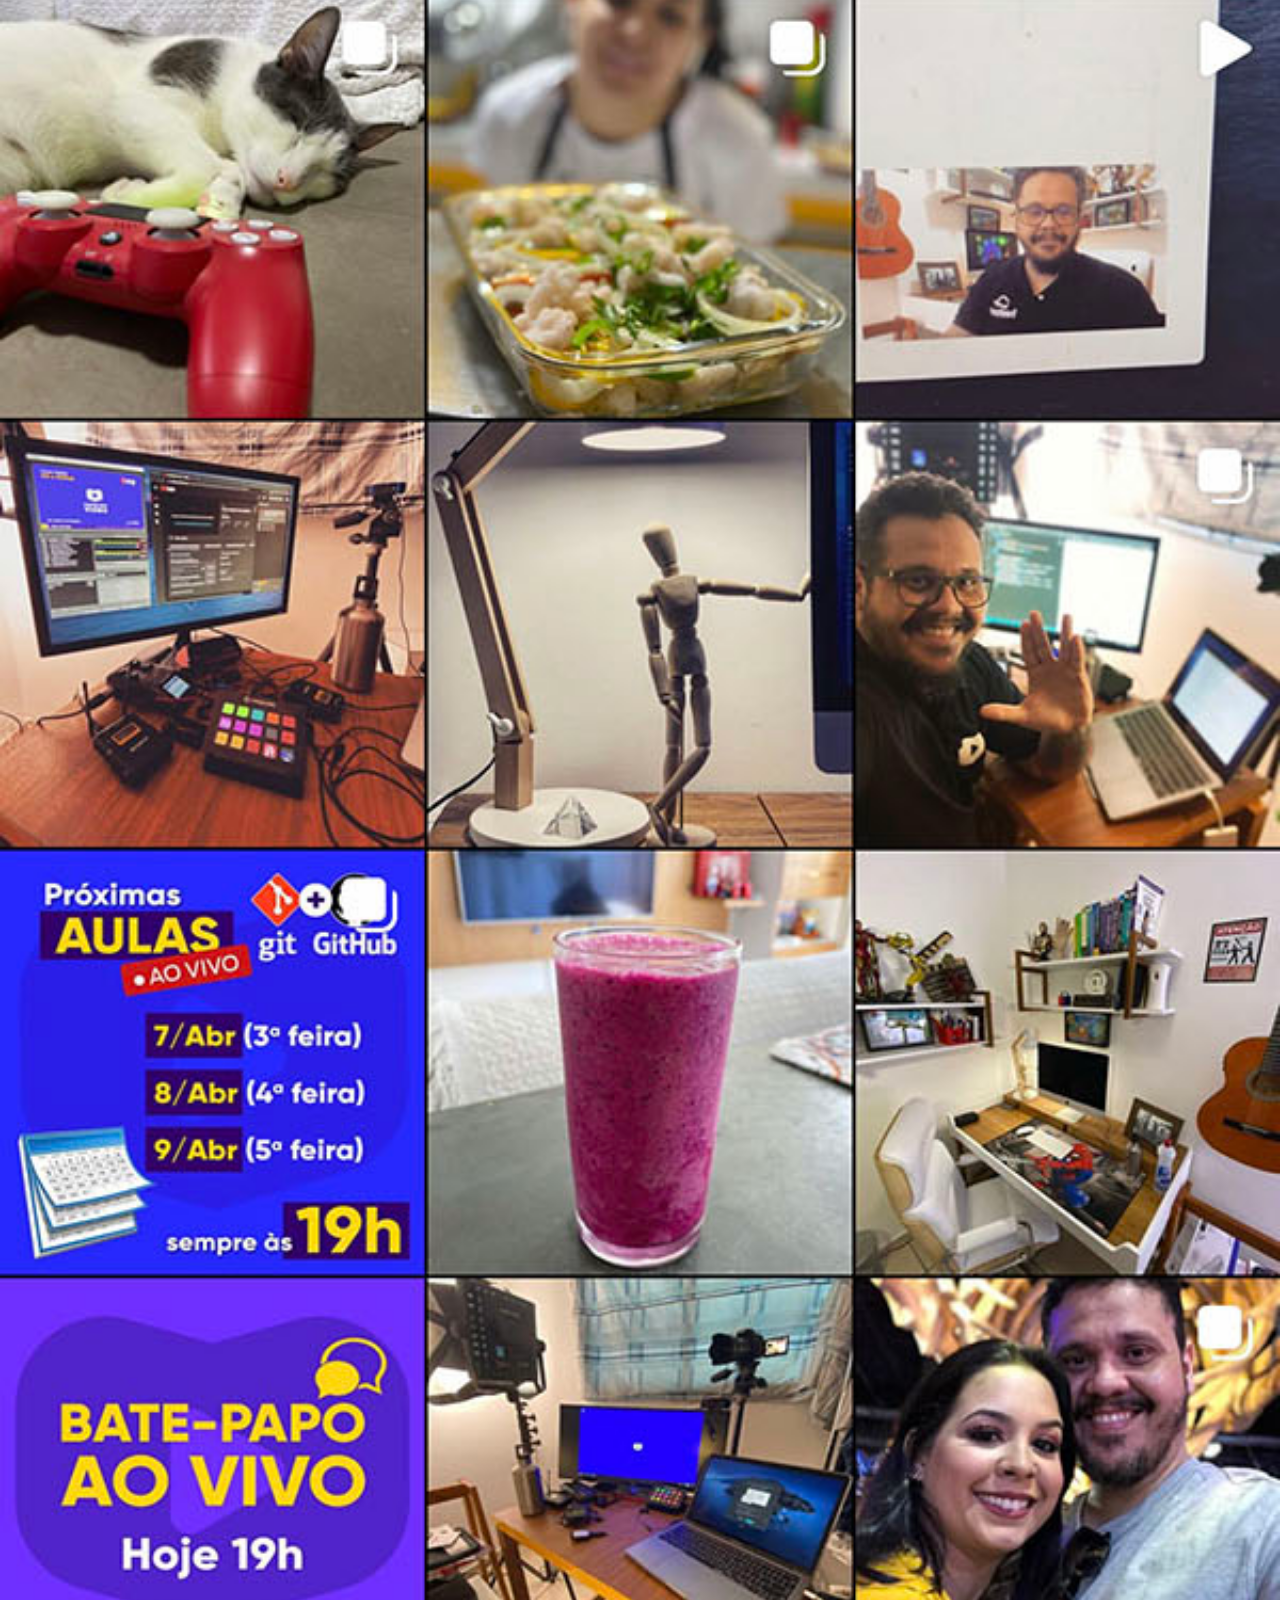
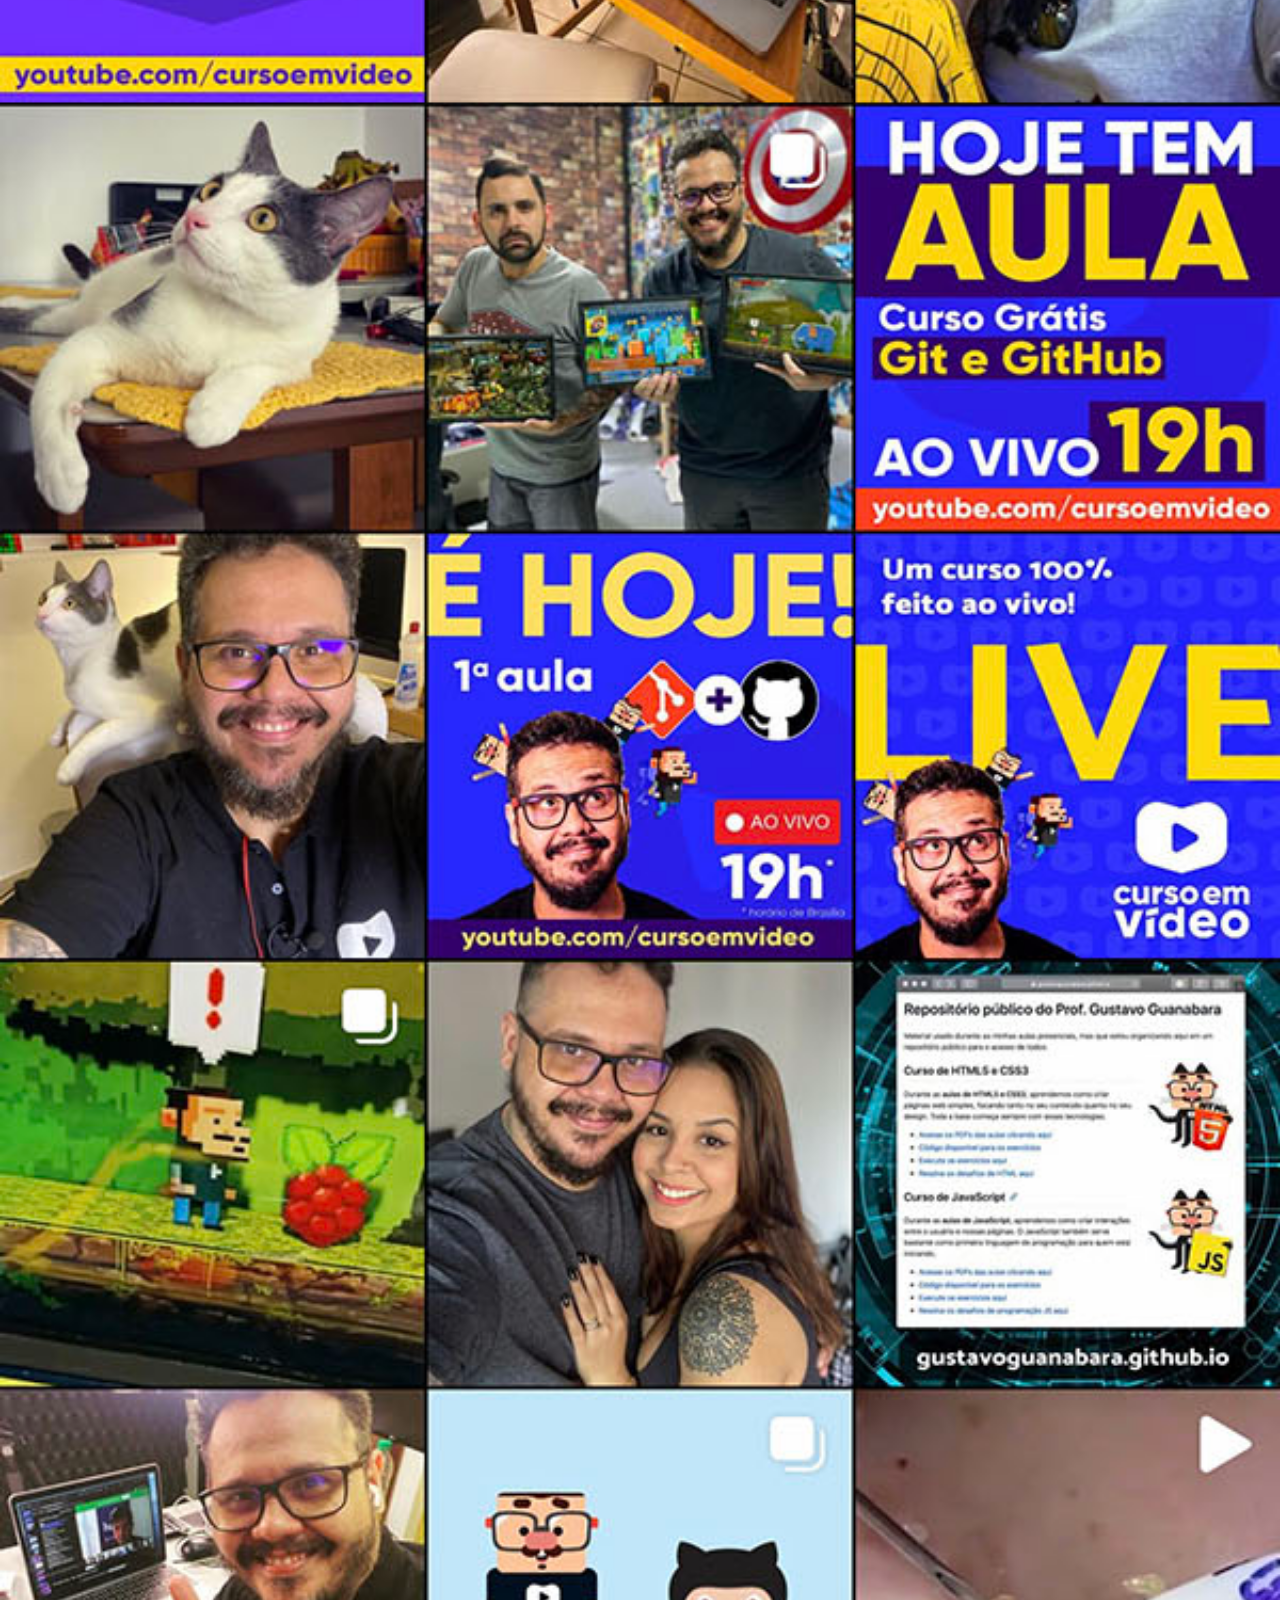
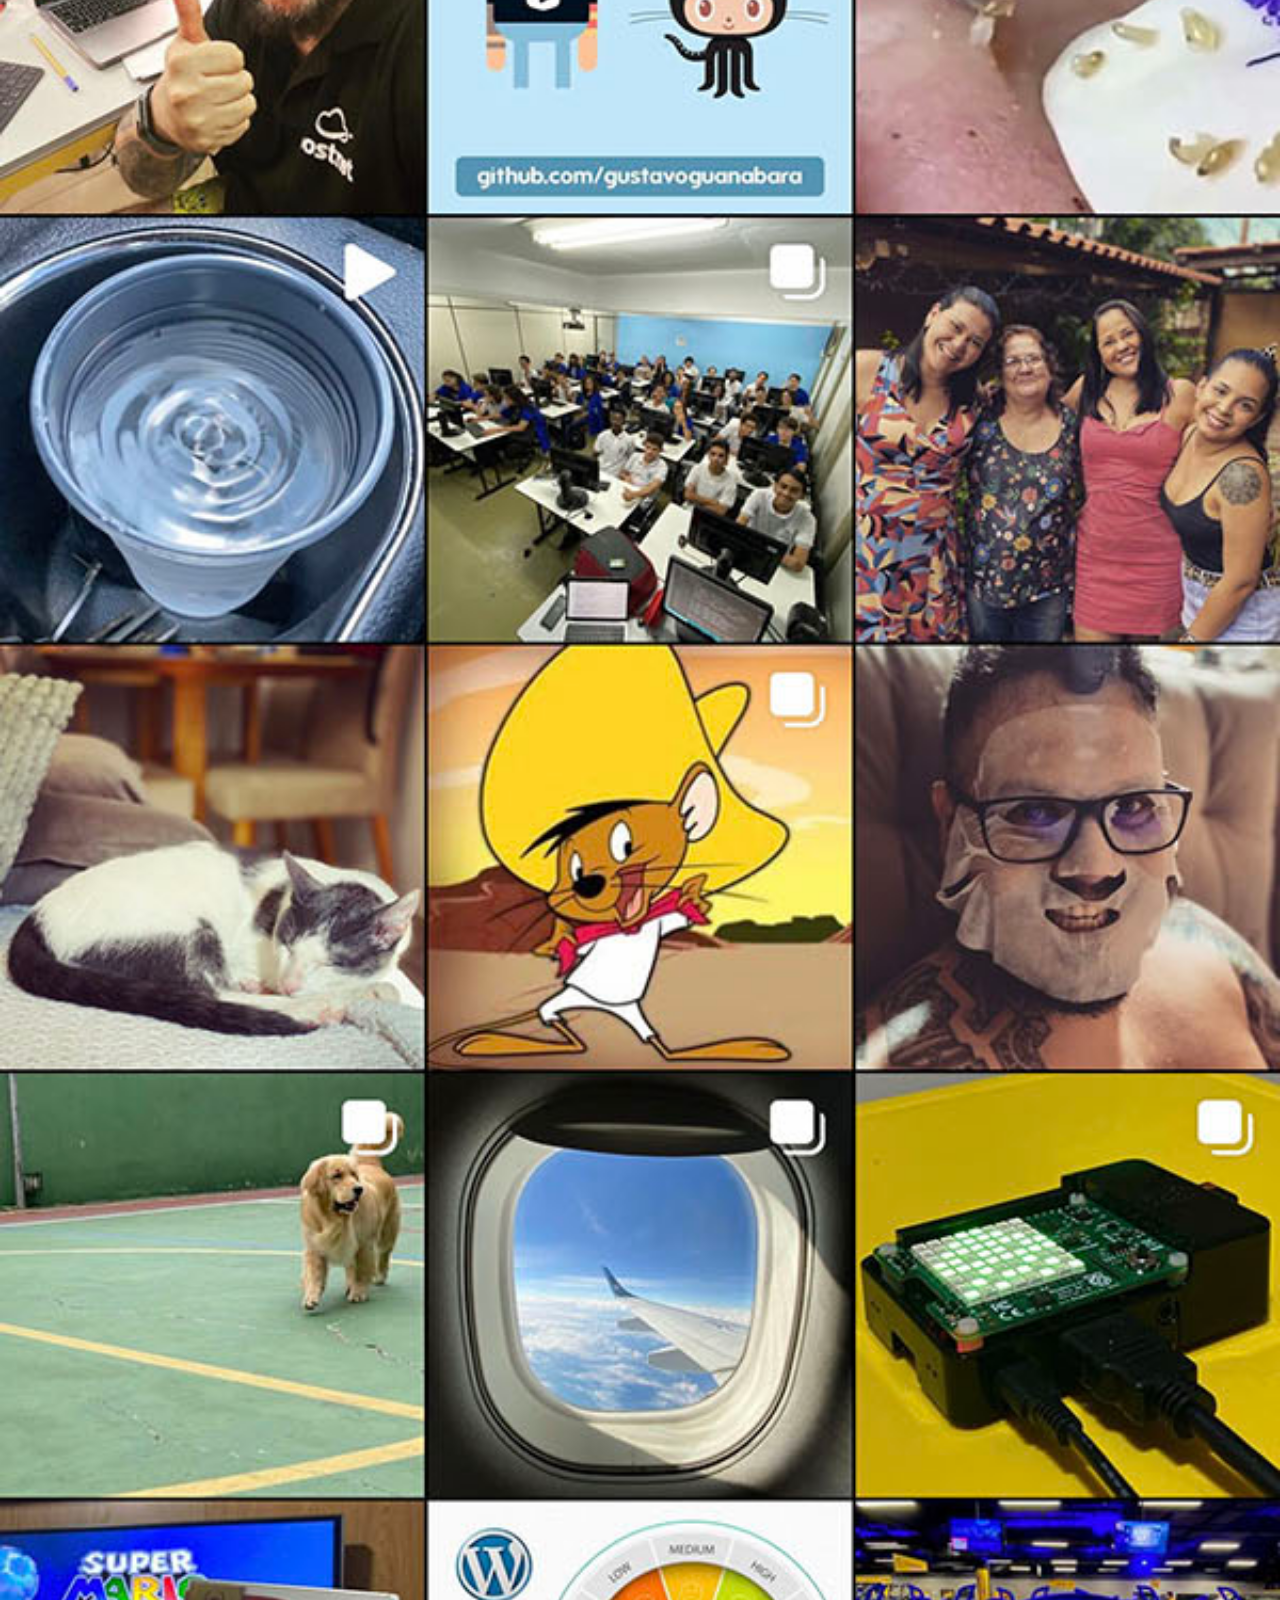
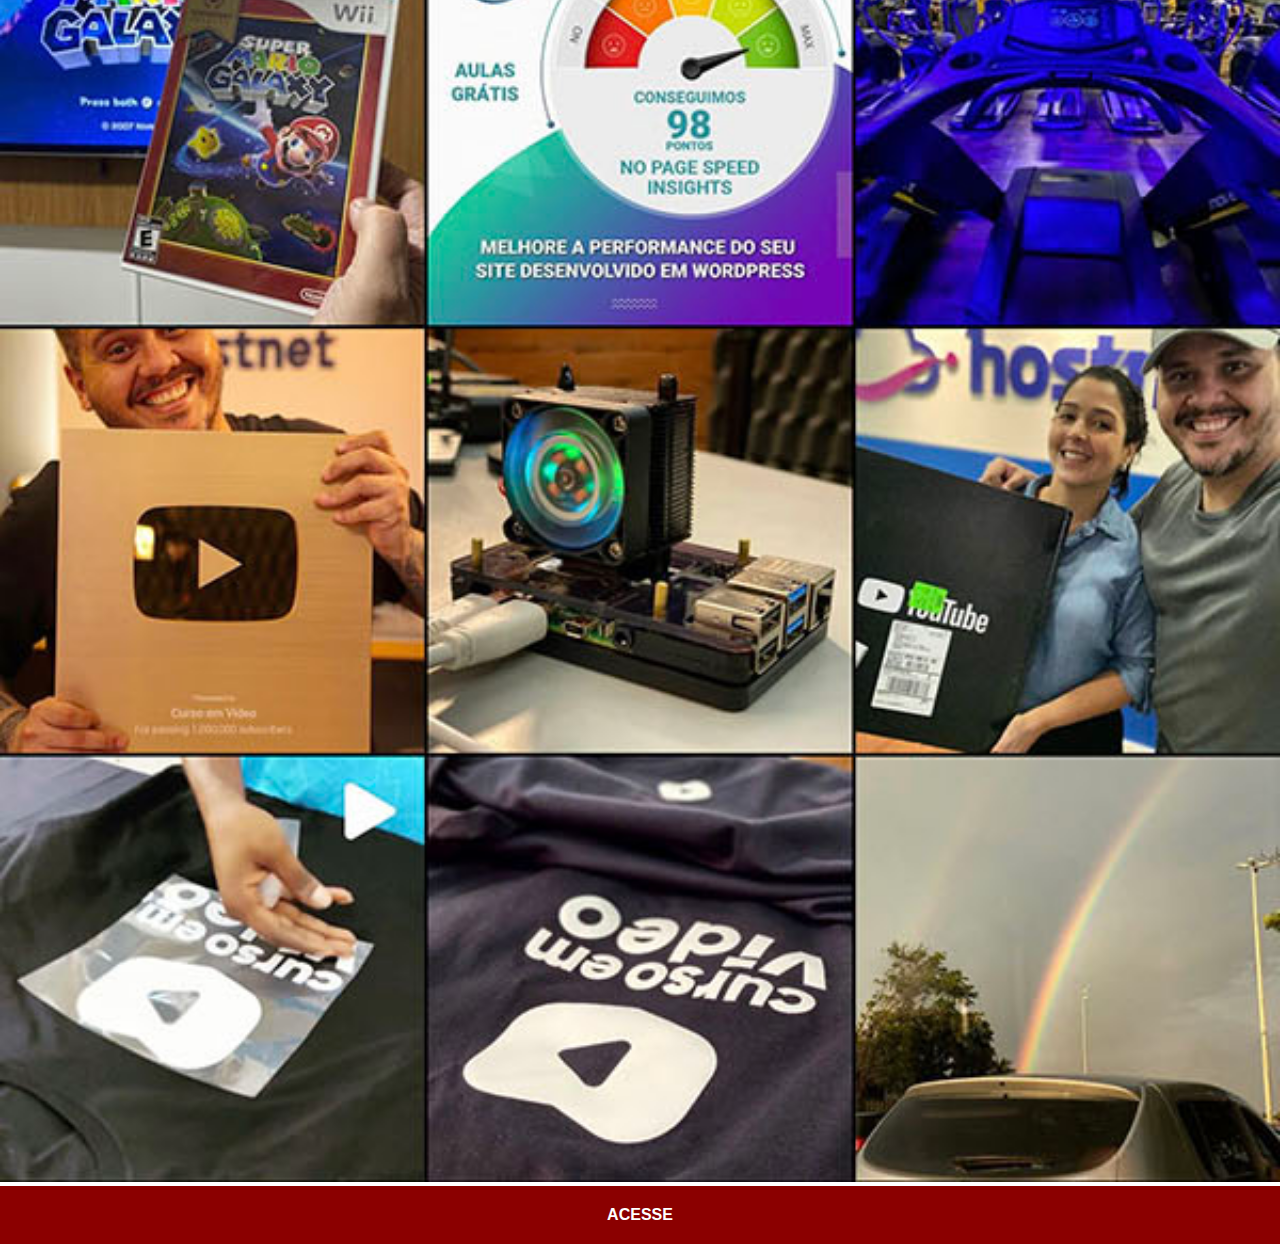
<file: instagram.html>
<!DOCTYPE html>
<html lang="pt-br">
  <head>
    <meta charset="UTF-8" />
    <meta name="viewport" content="width=device-width, initial-scale=1.0" />
    <title>Instagram</title>
    <link rel="stylesheet" href="estilos/social.css" />
  </head>
  <body>
    <img src="imagens/tela-instagram.jpg" alt="Instagram" />
    <a href="https://www.instagram.com/gustavoguanabara/" target="_blank"
      >ACESSE</a
    >
  </body>
</html>
</file>
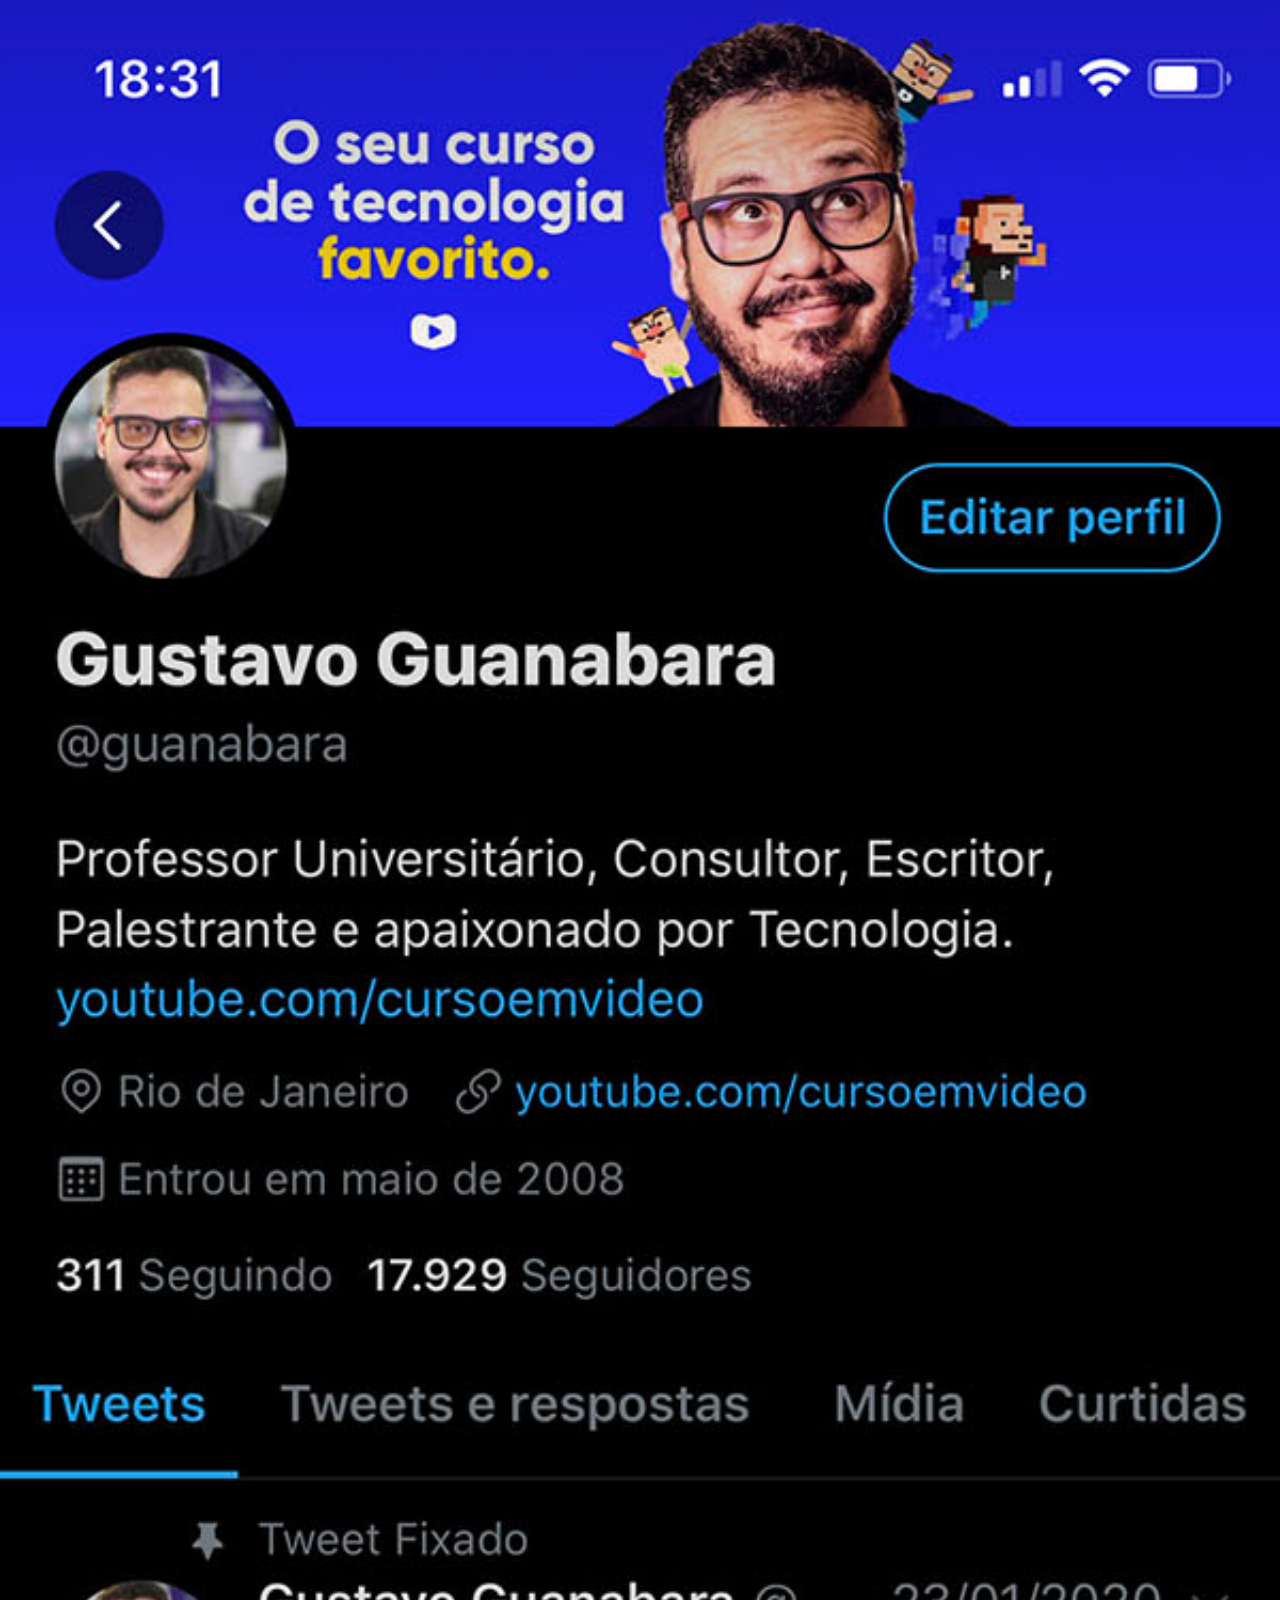
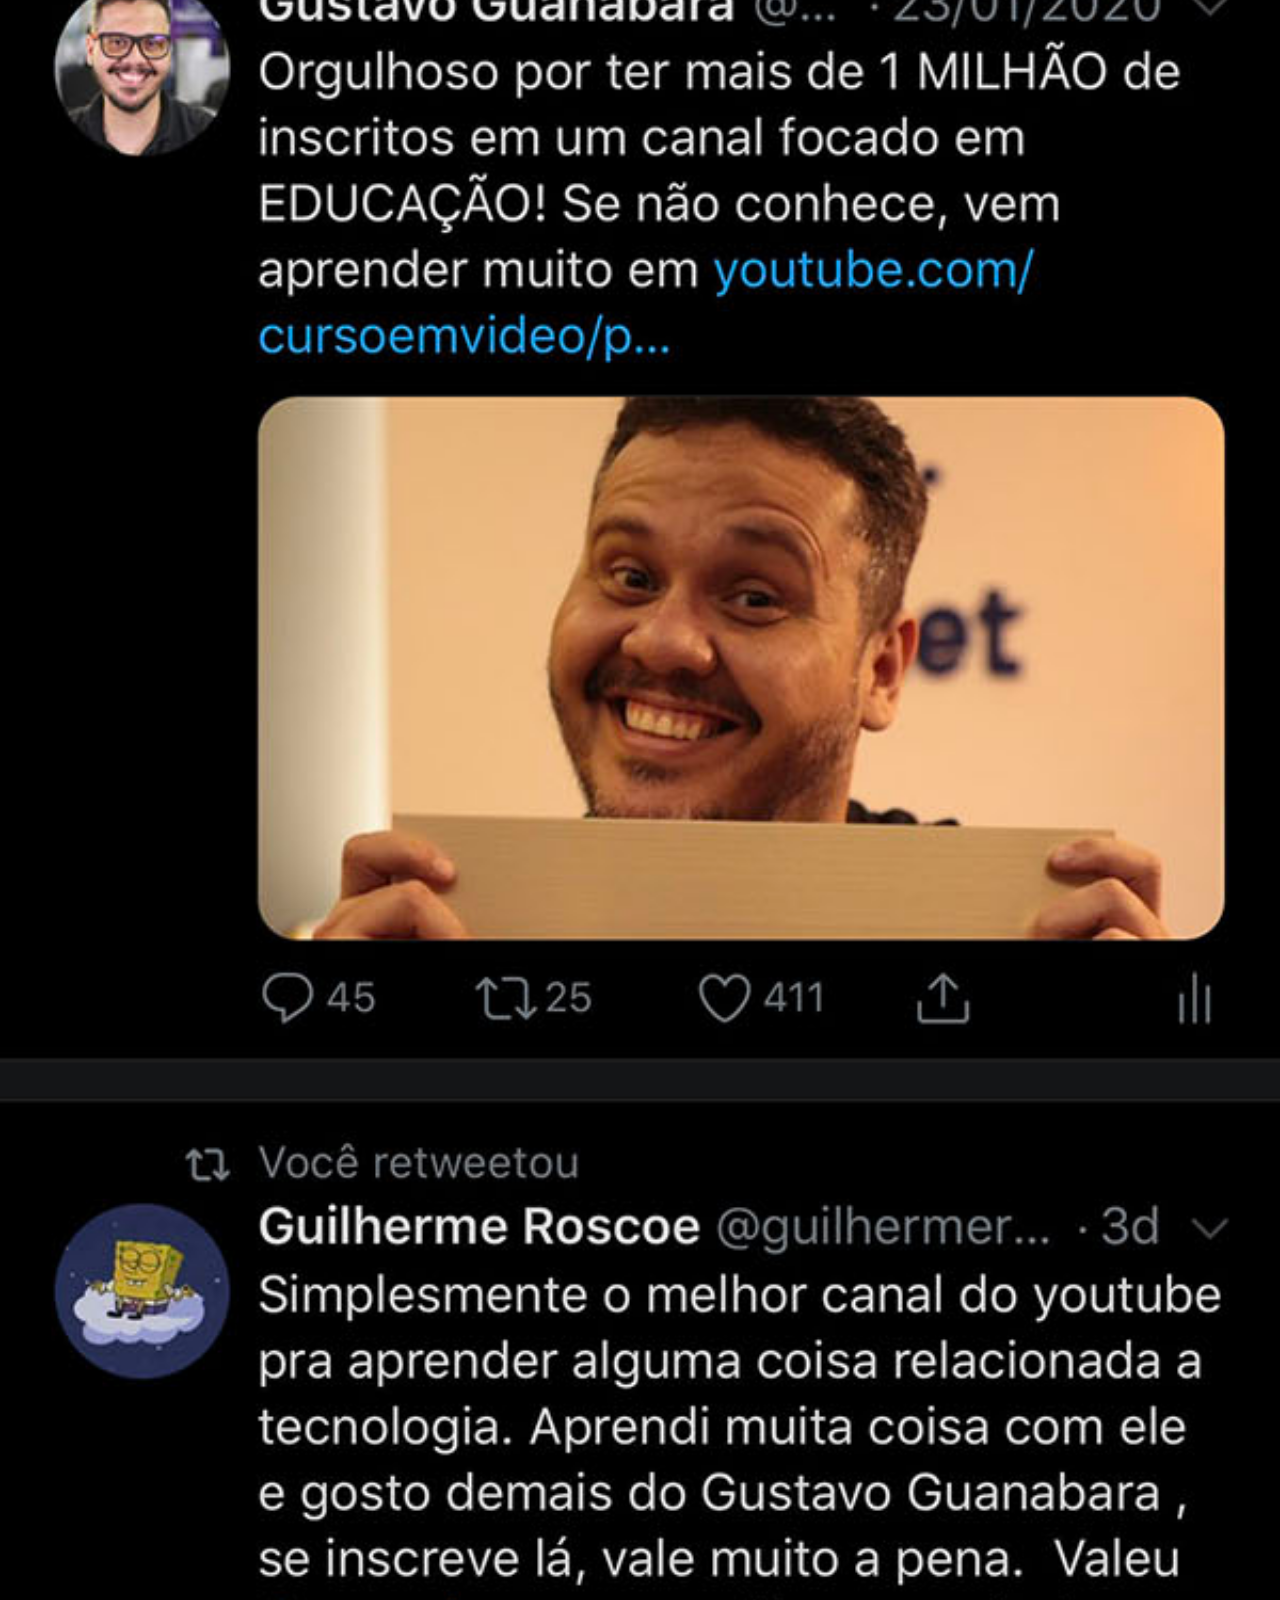
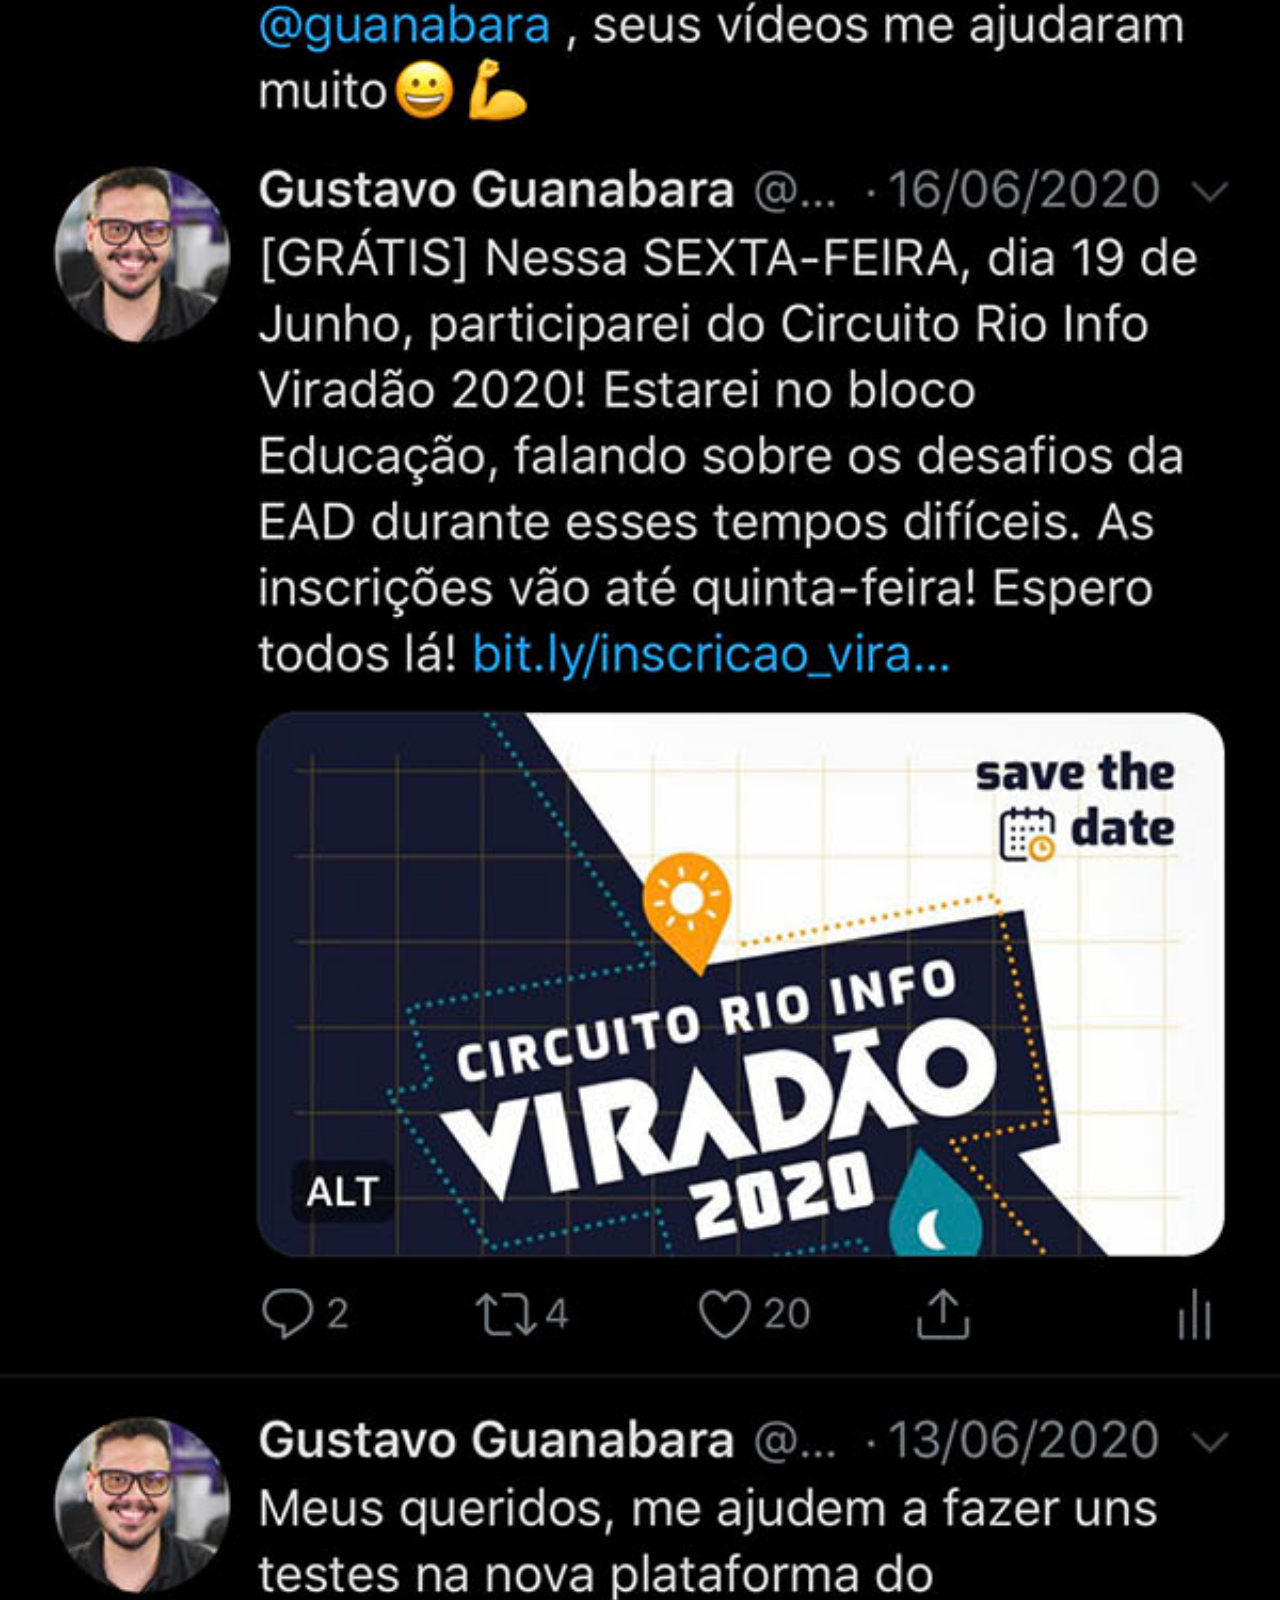
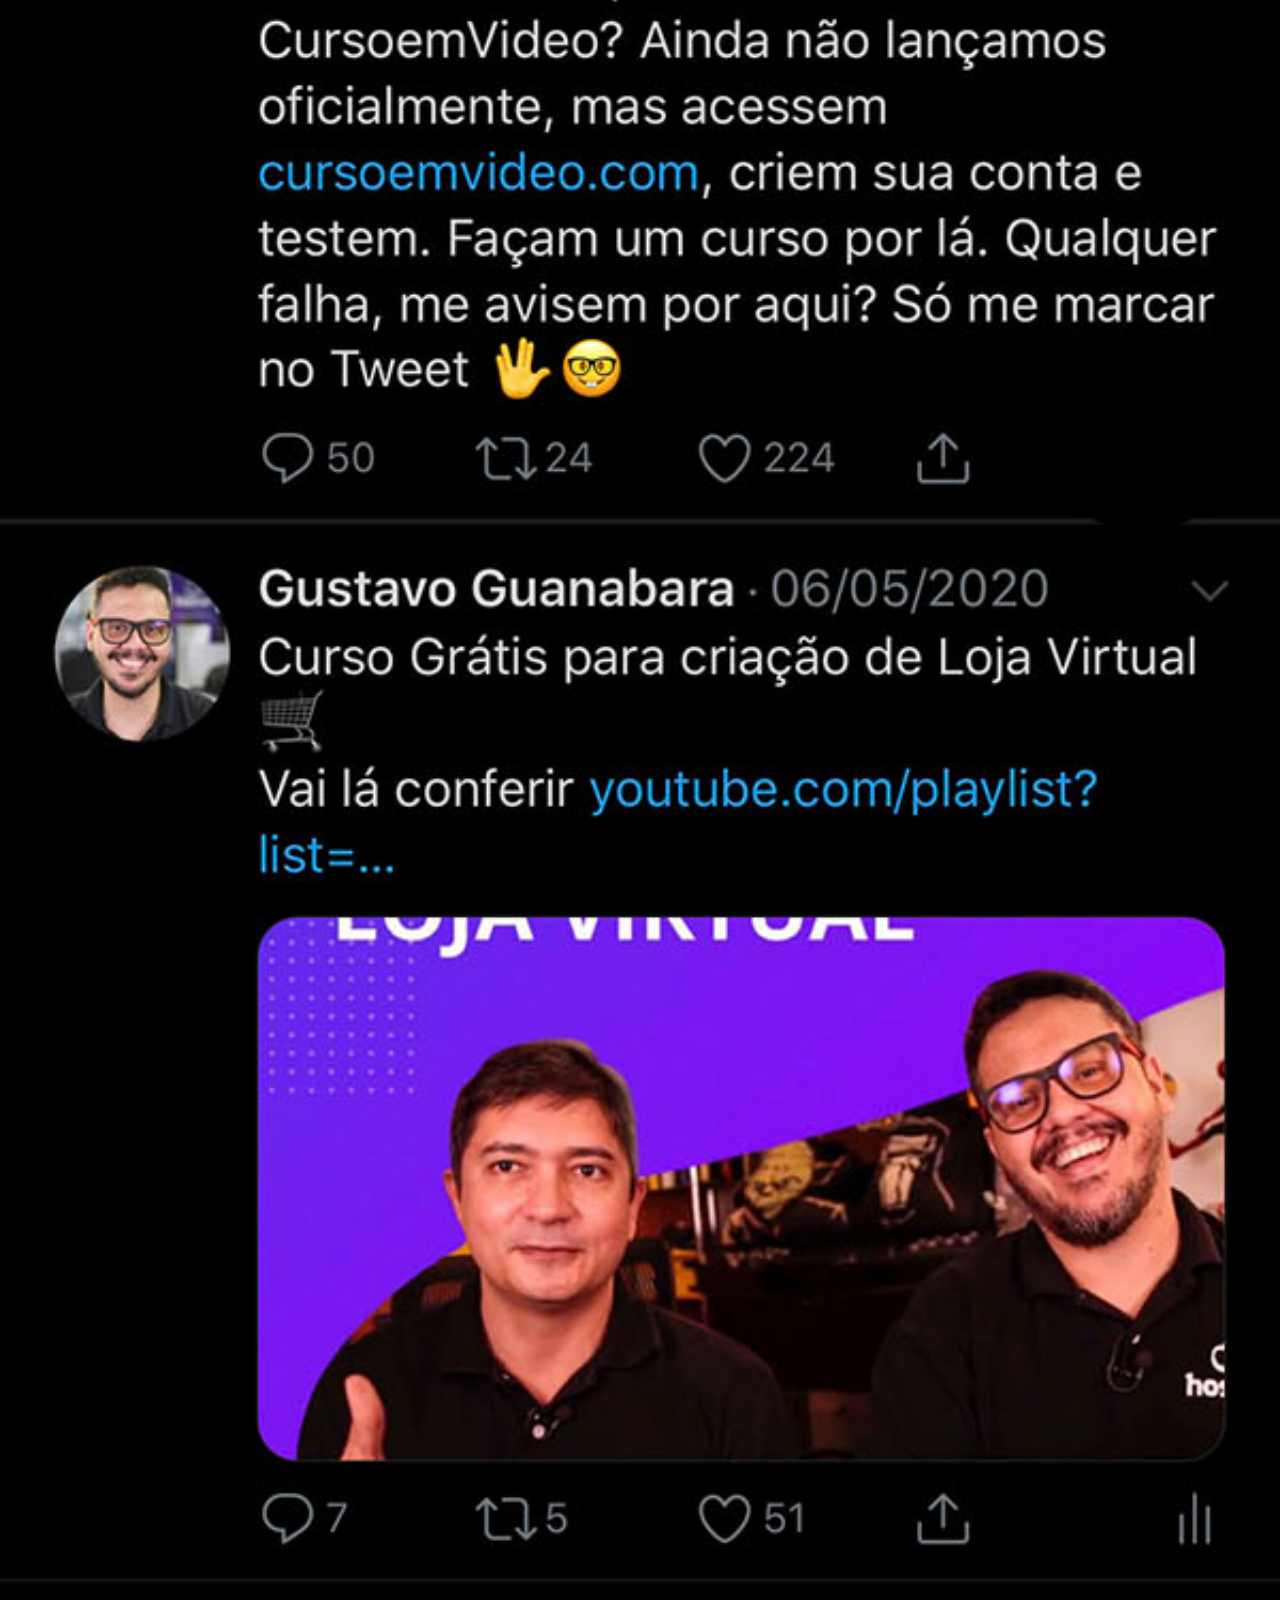
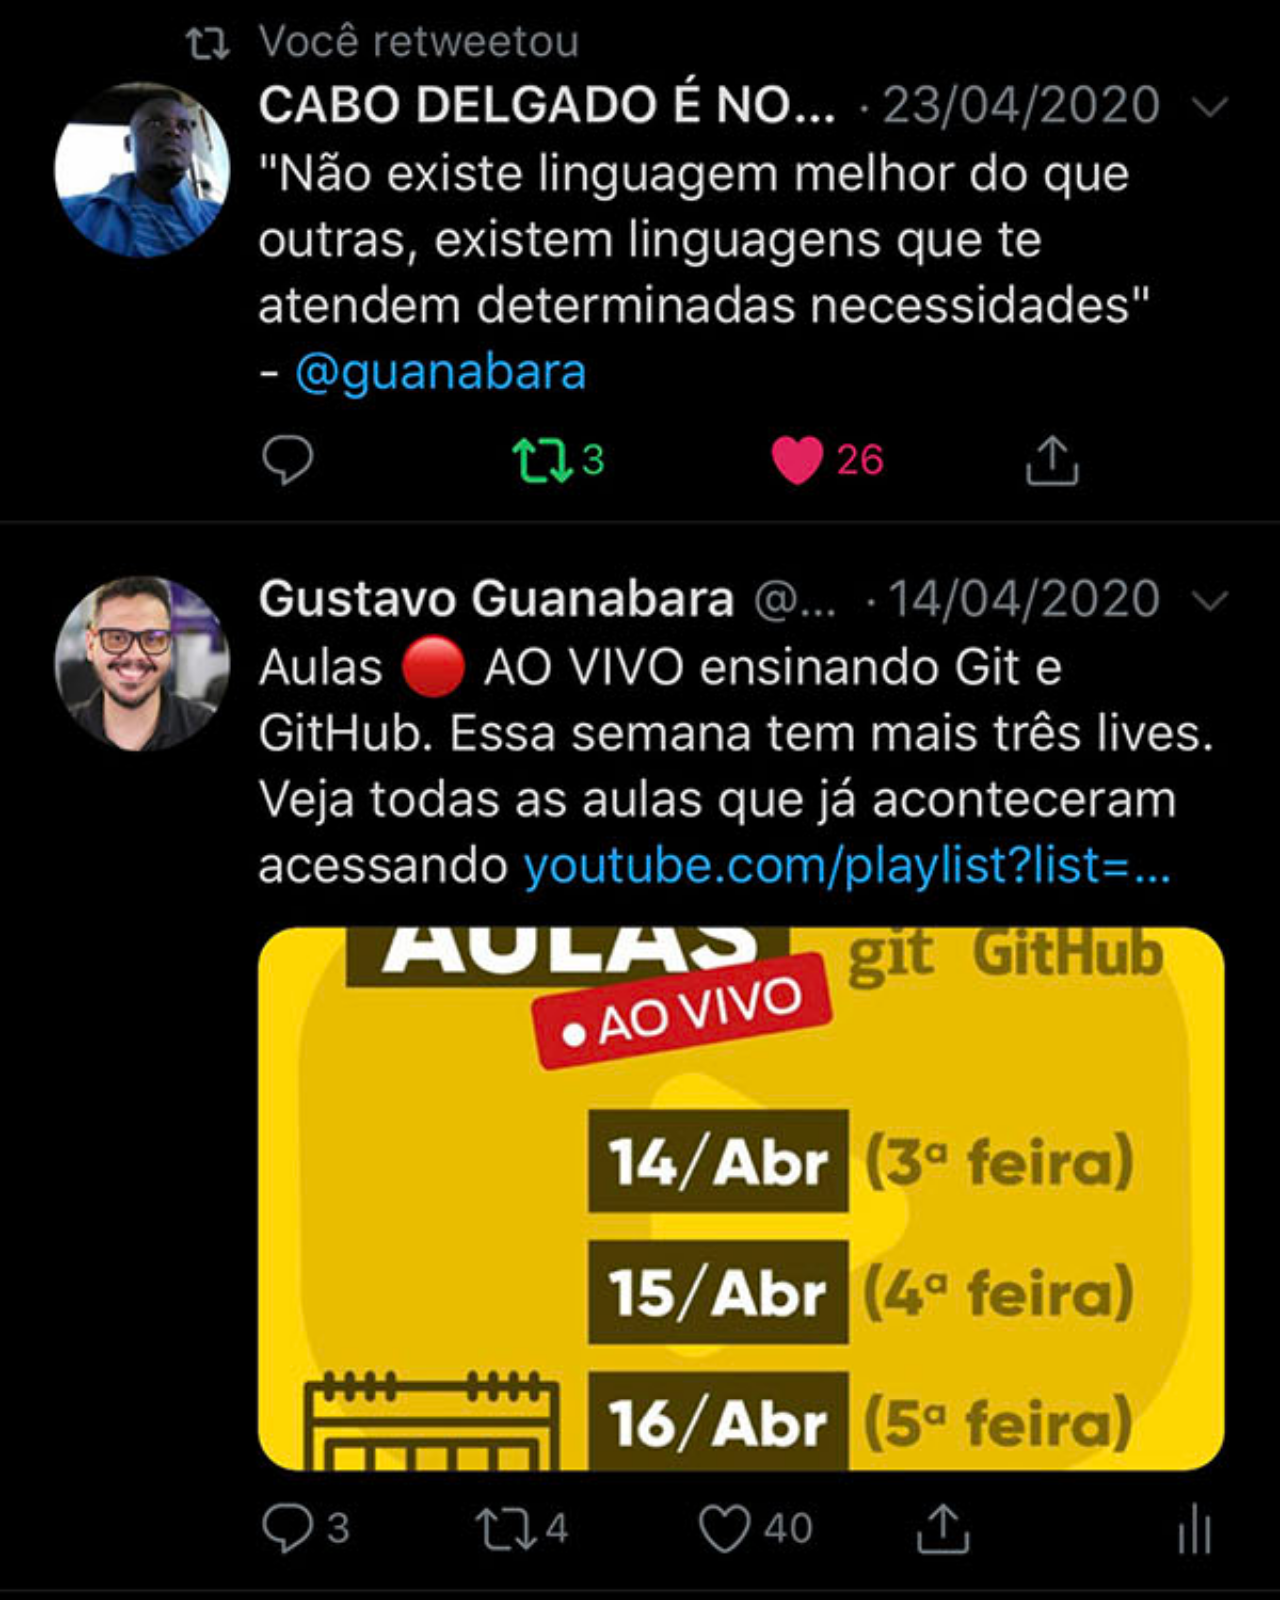
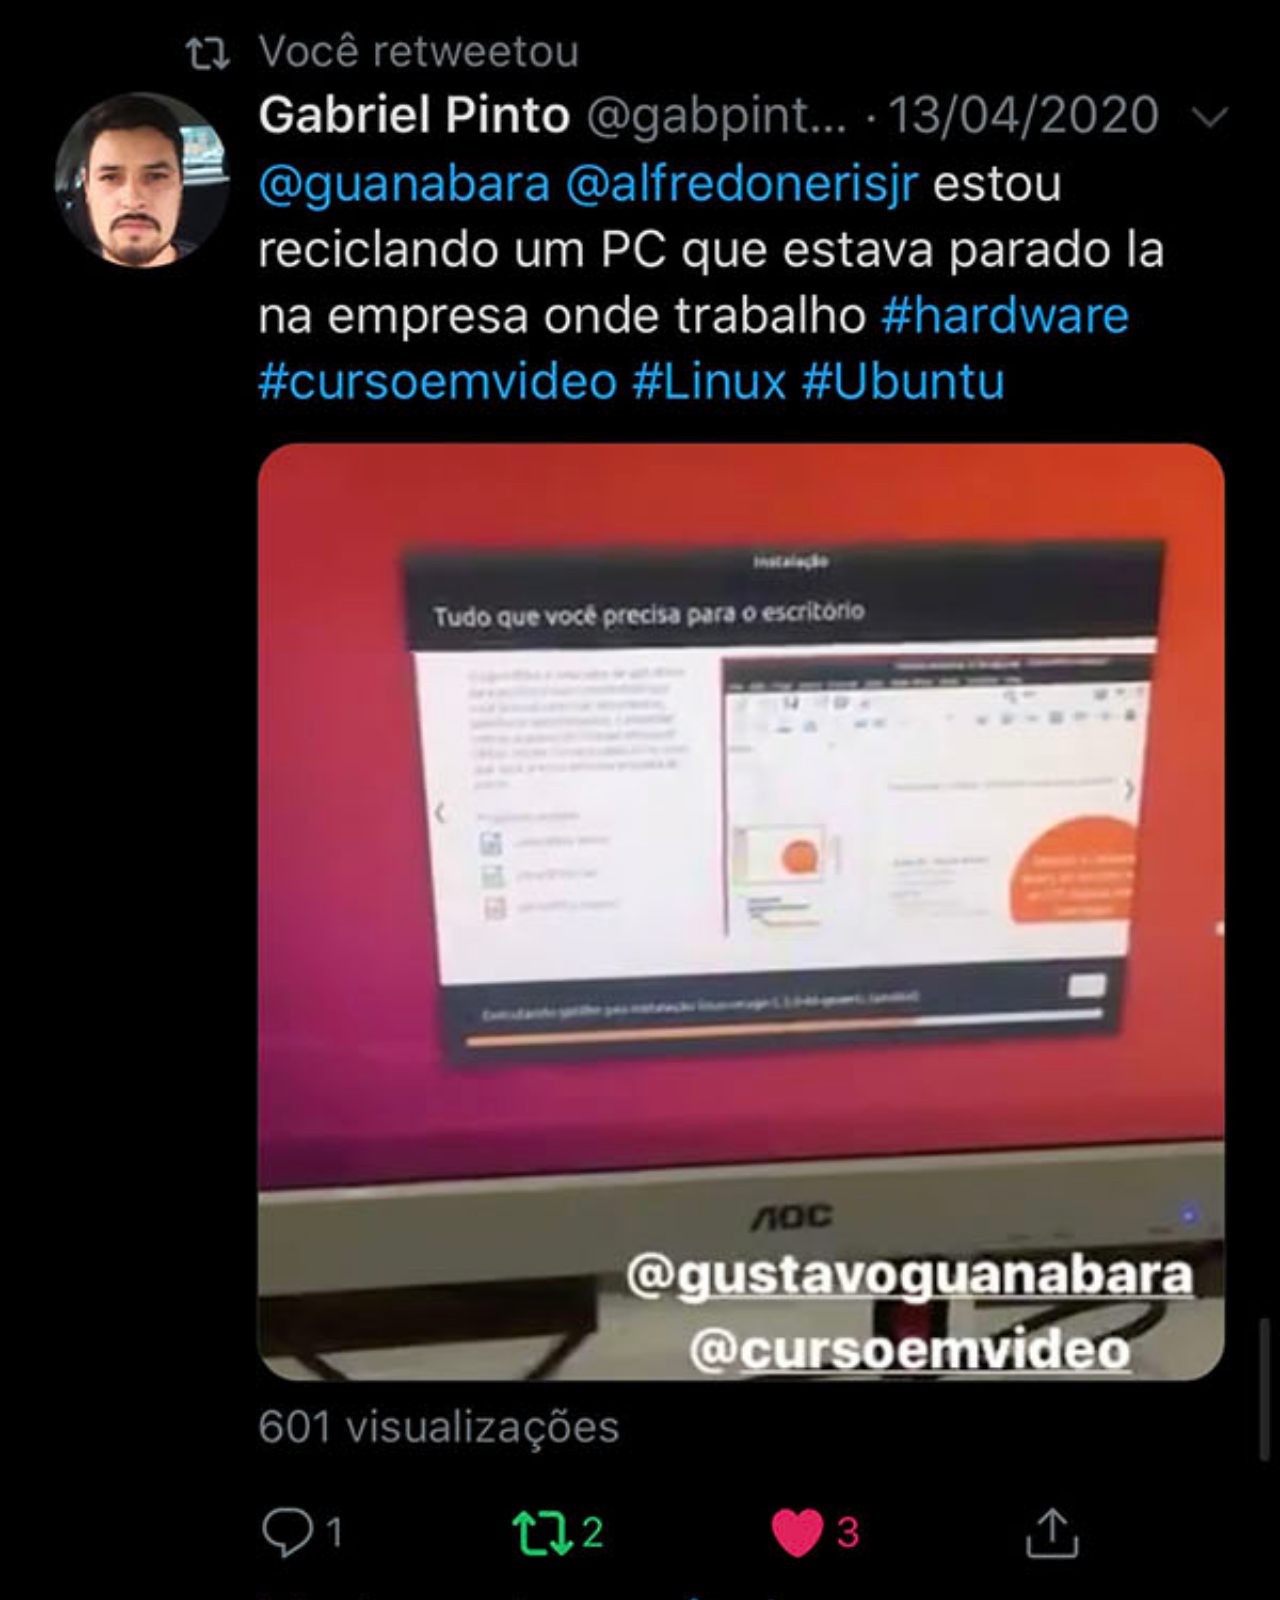
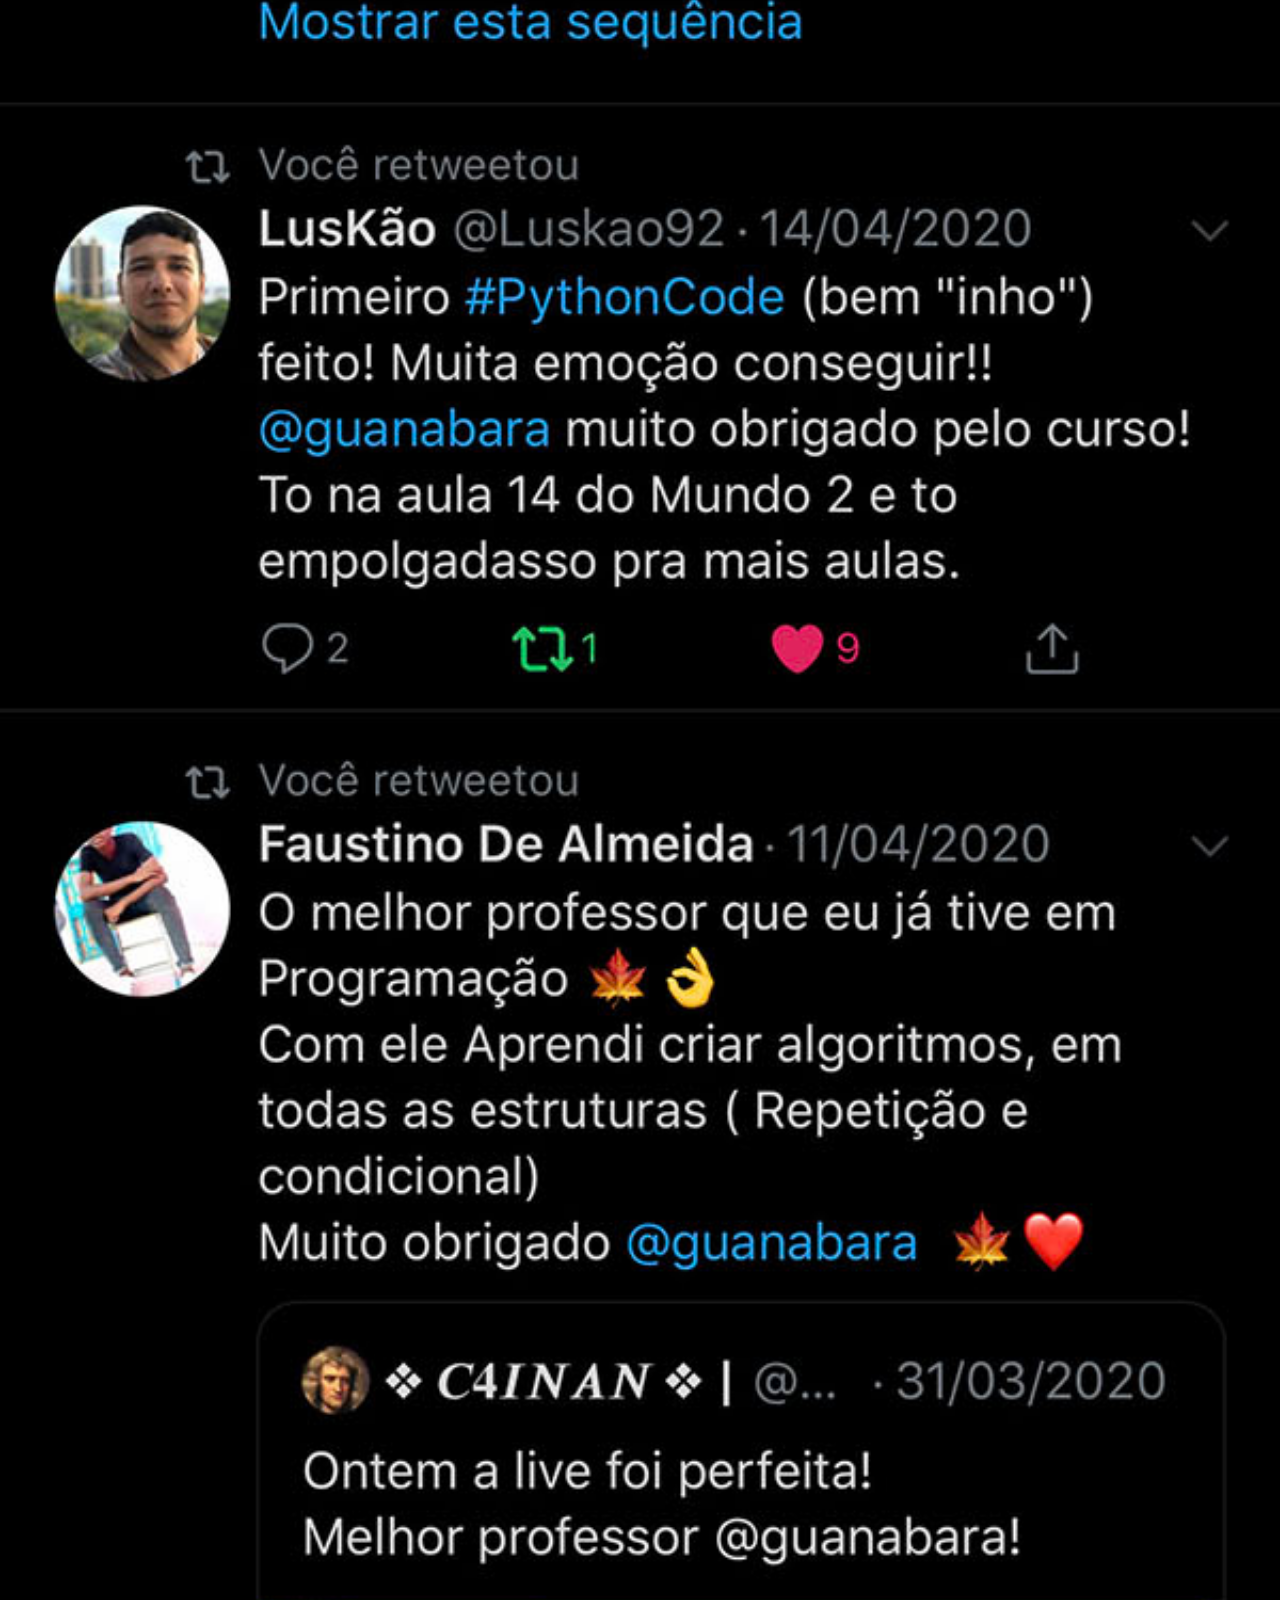
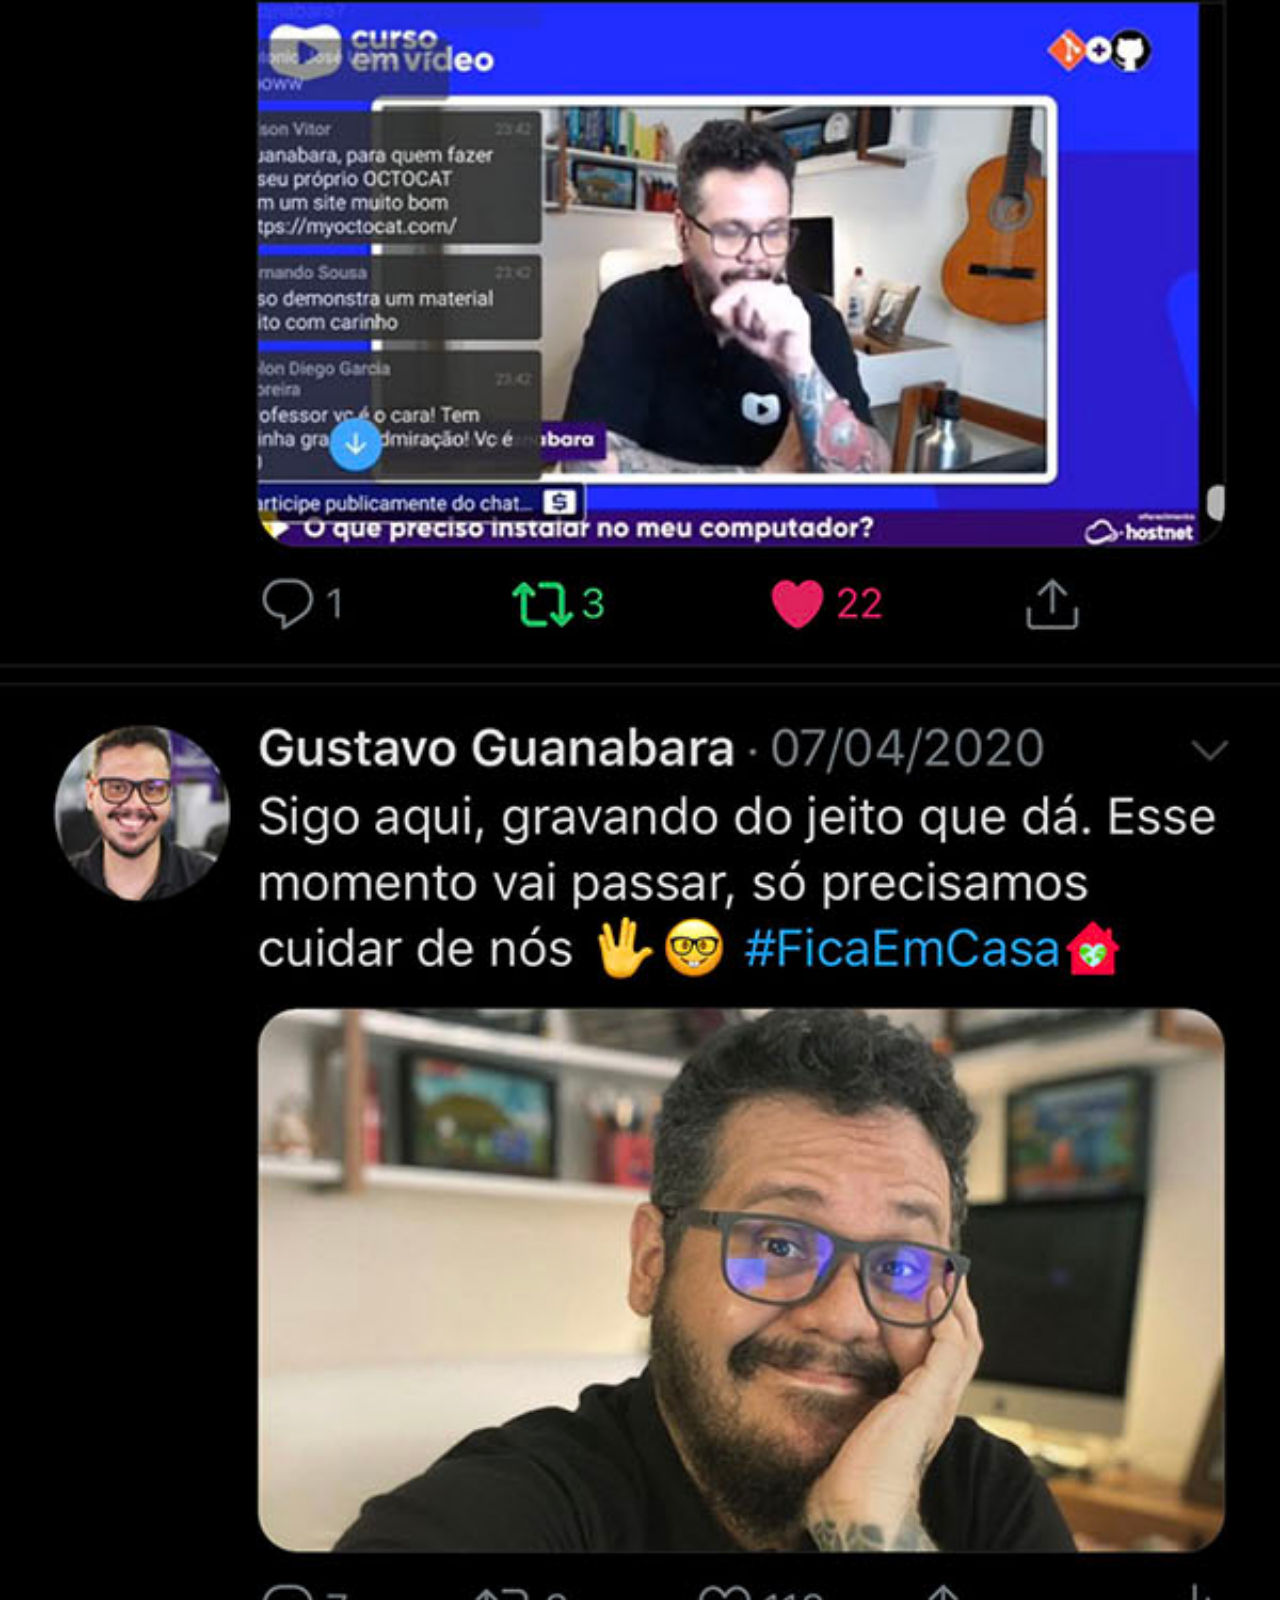
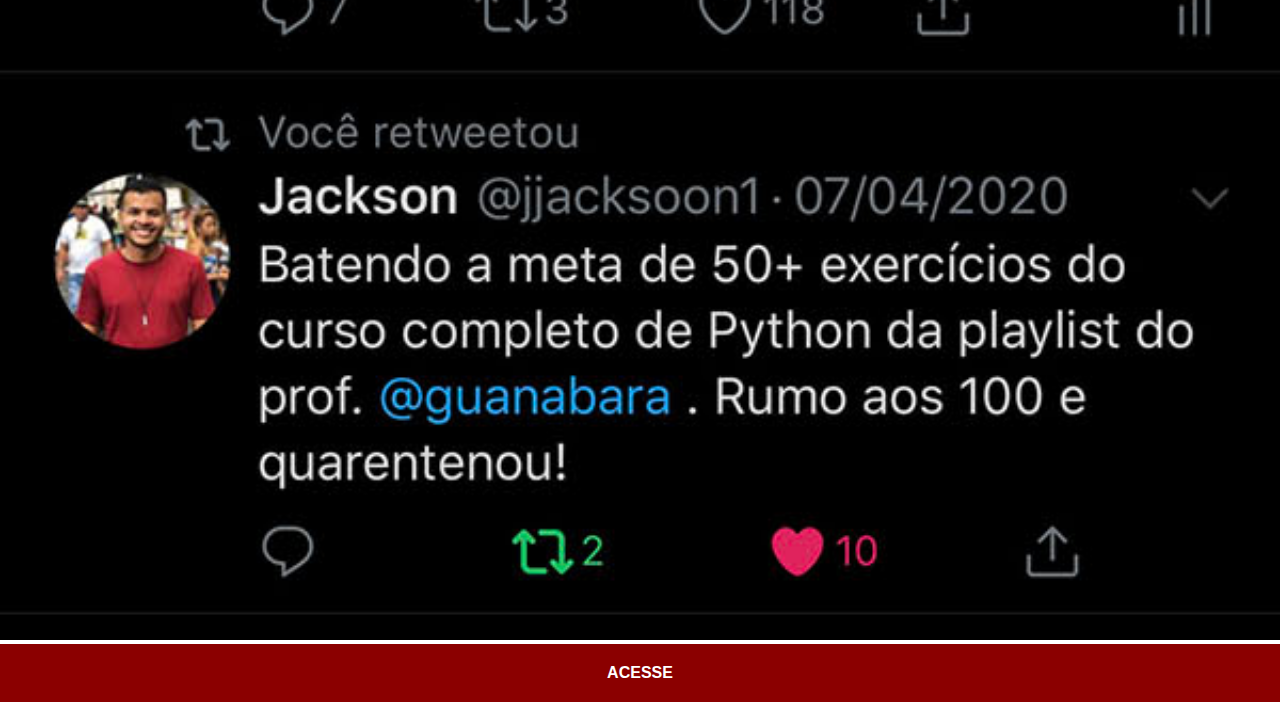
<file: x.html>
<!DOCTYPE html>
<html lang="pt-br">
  <head>
    <meta charset="UTF-8" />
    <meta name="viewport" content="width=device-width, initial-scale=1.0" />
    <title>X</title>
    <link rel="stylesheet" href="estilos/social.css" />
  </head>
  <body>
    <img src="imagens/tela-twitter.jpg" alt="X" />
    <a href="https://x.com/guanabara" target="_blank">ACESSE</a>
  </body>
</html>
</file>
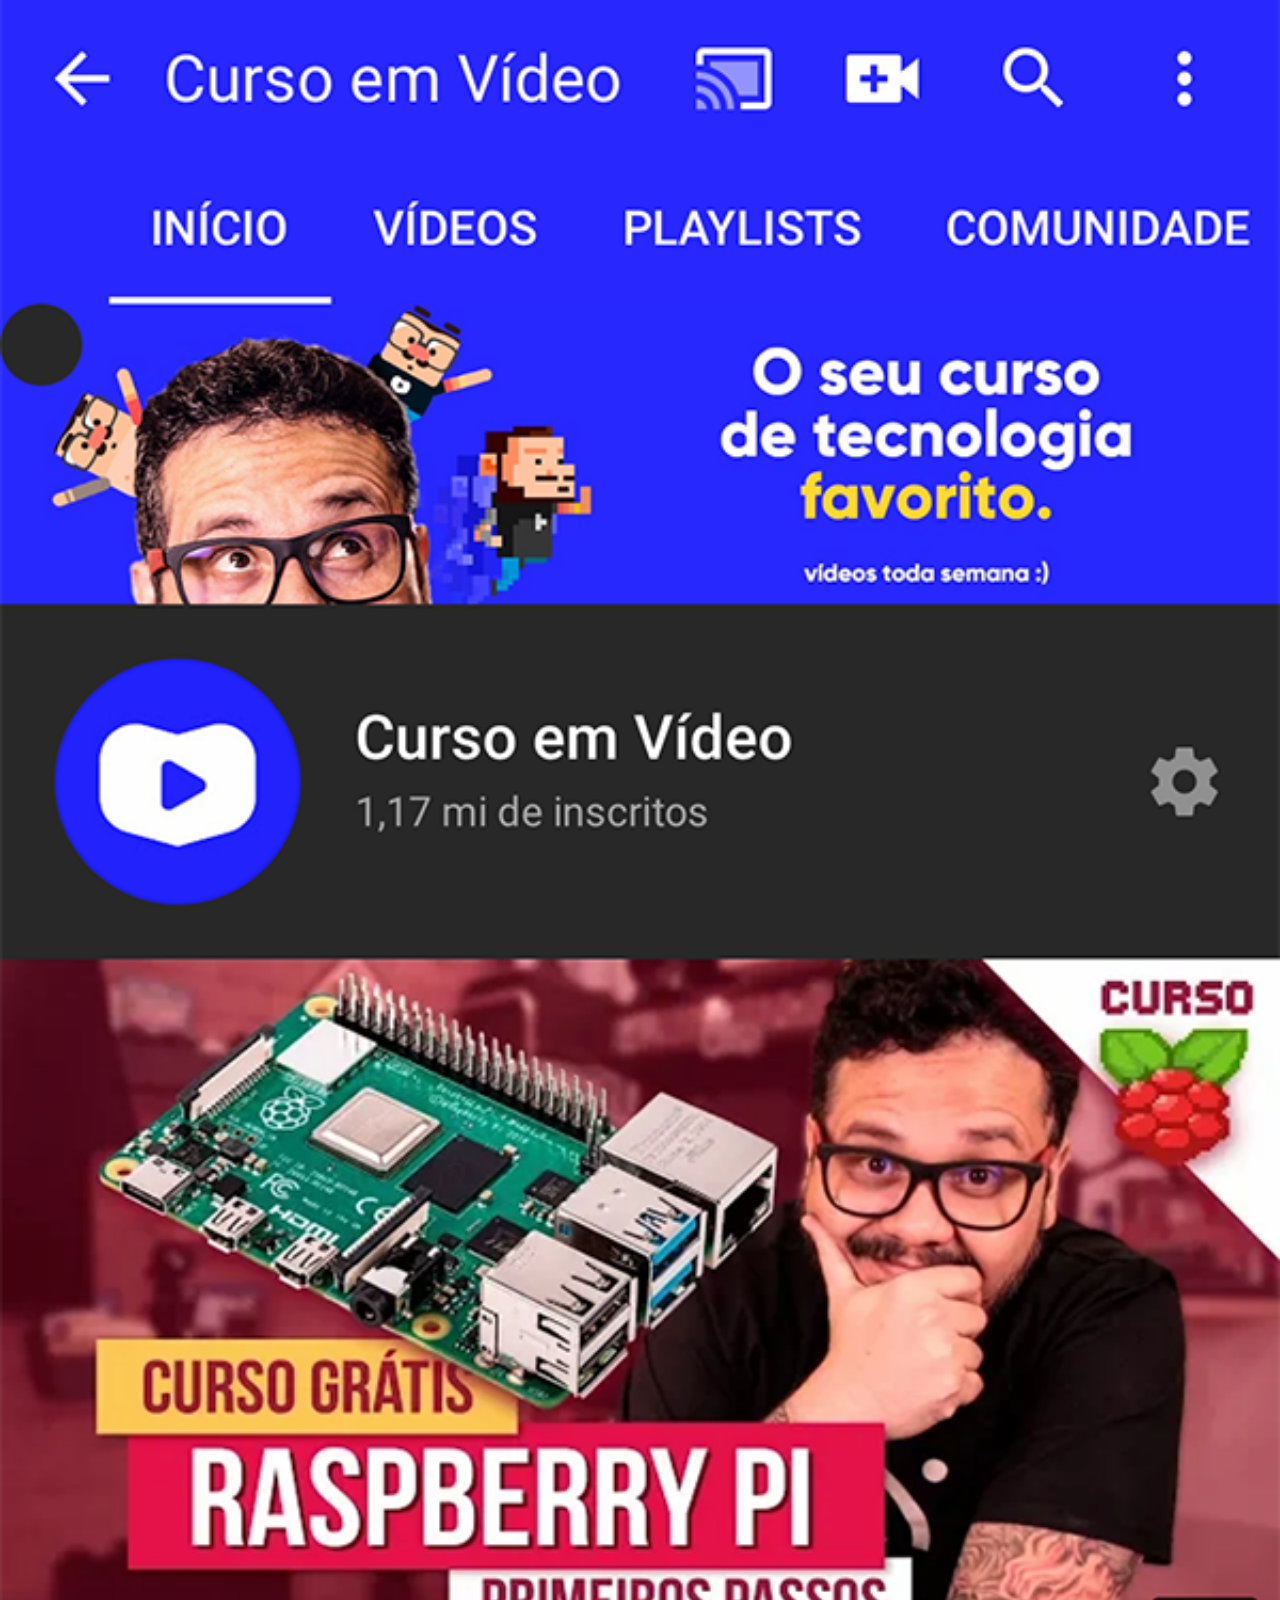
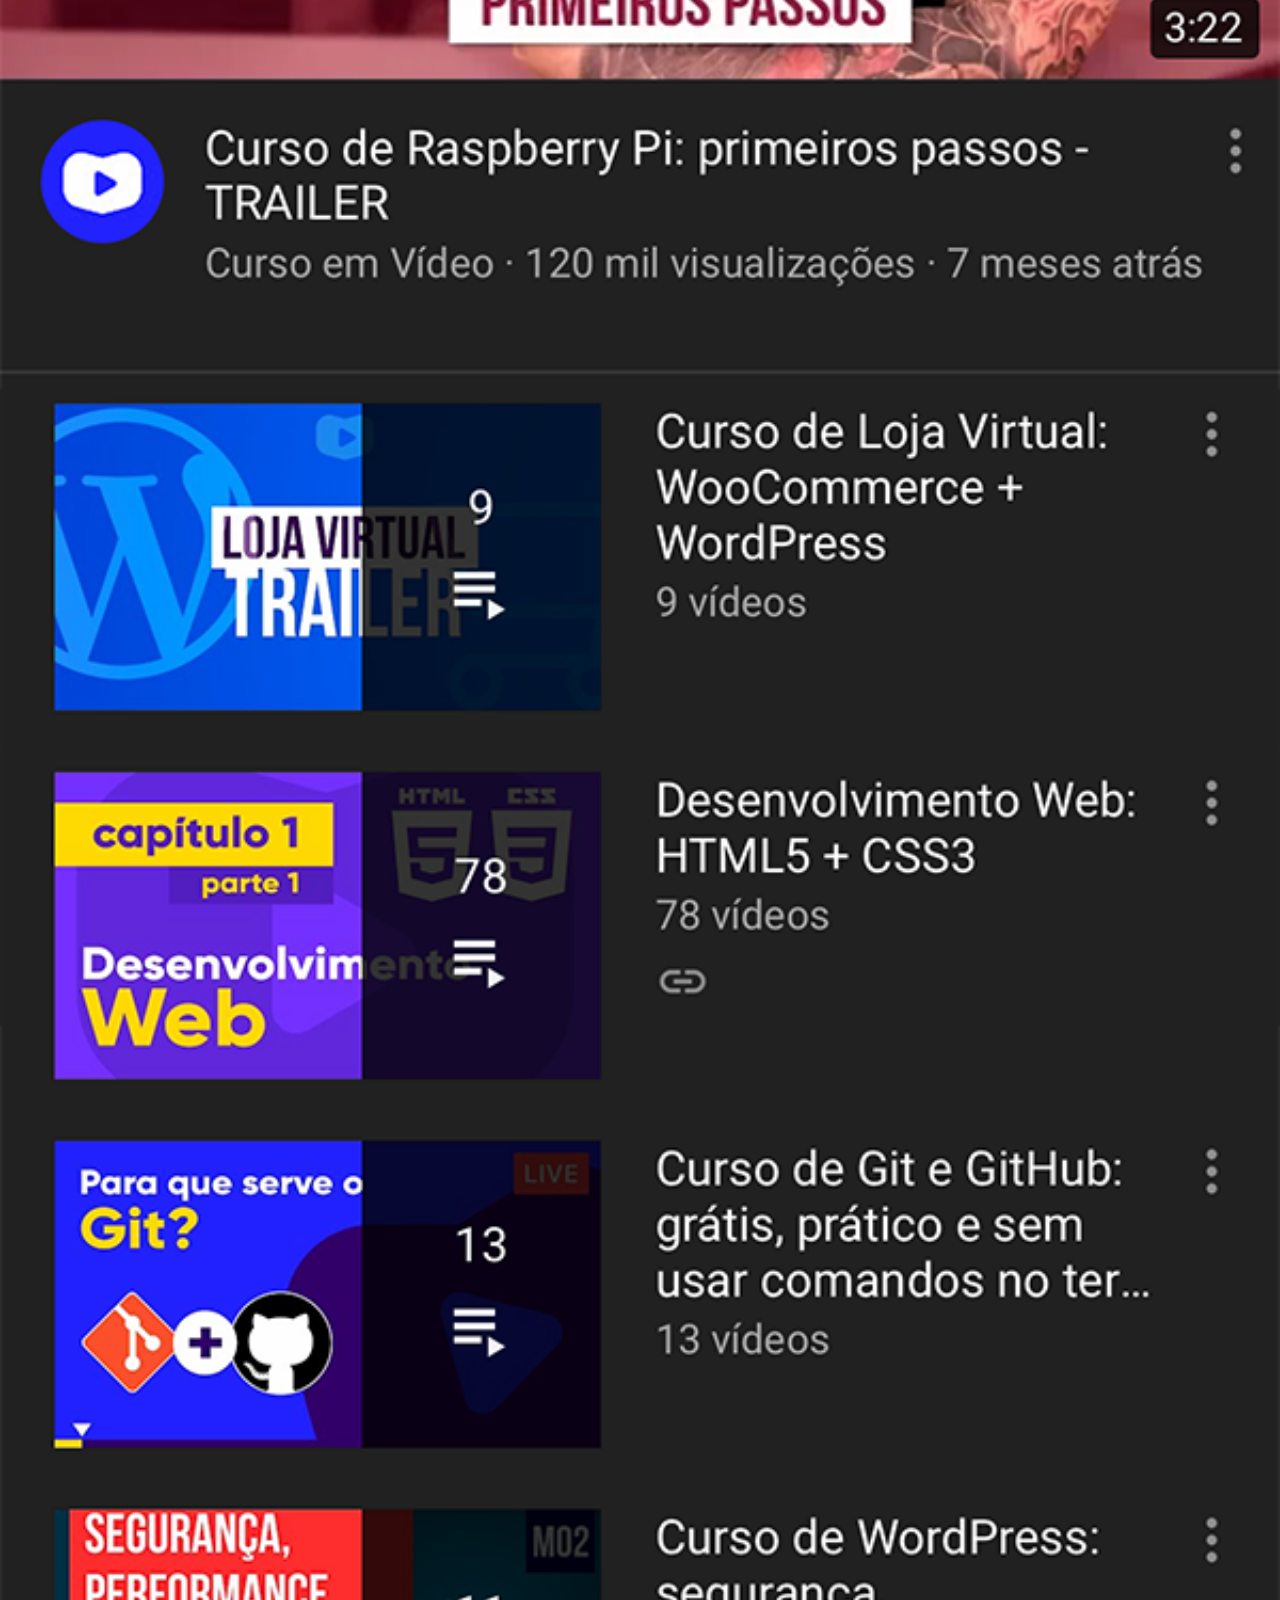
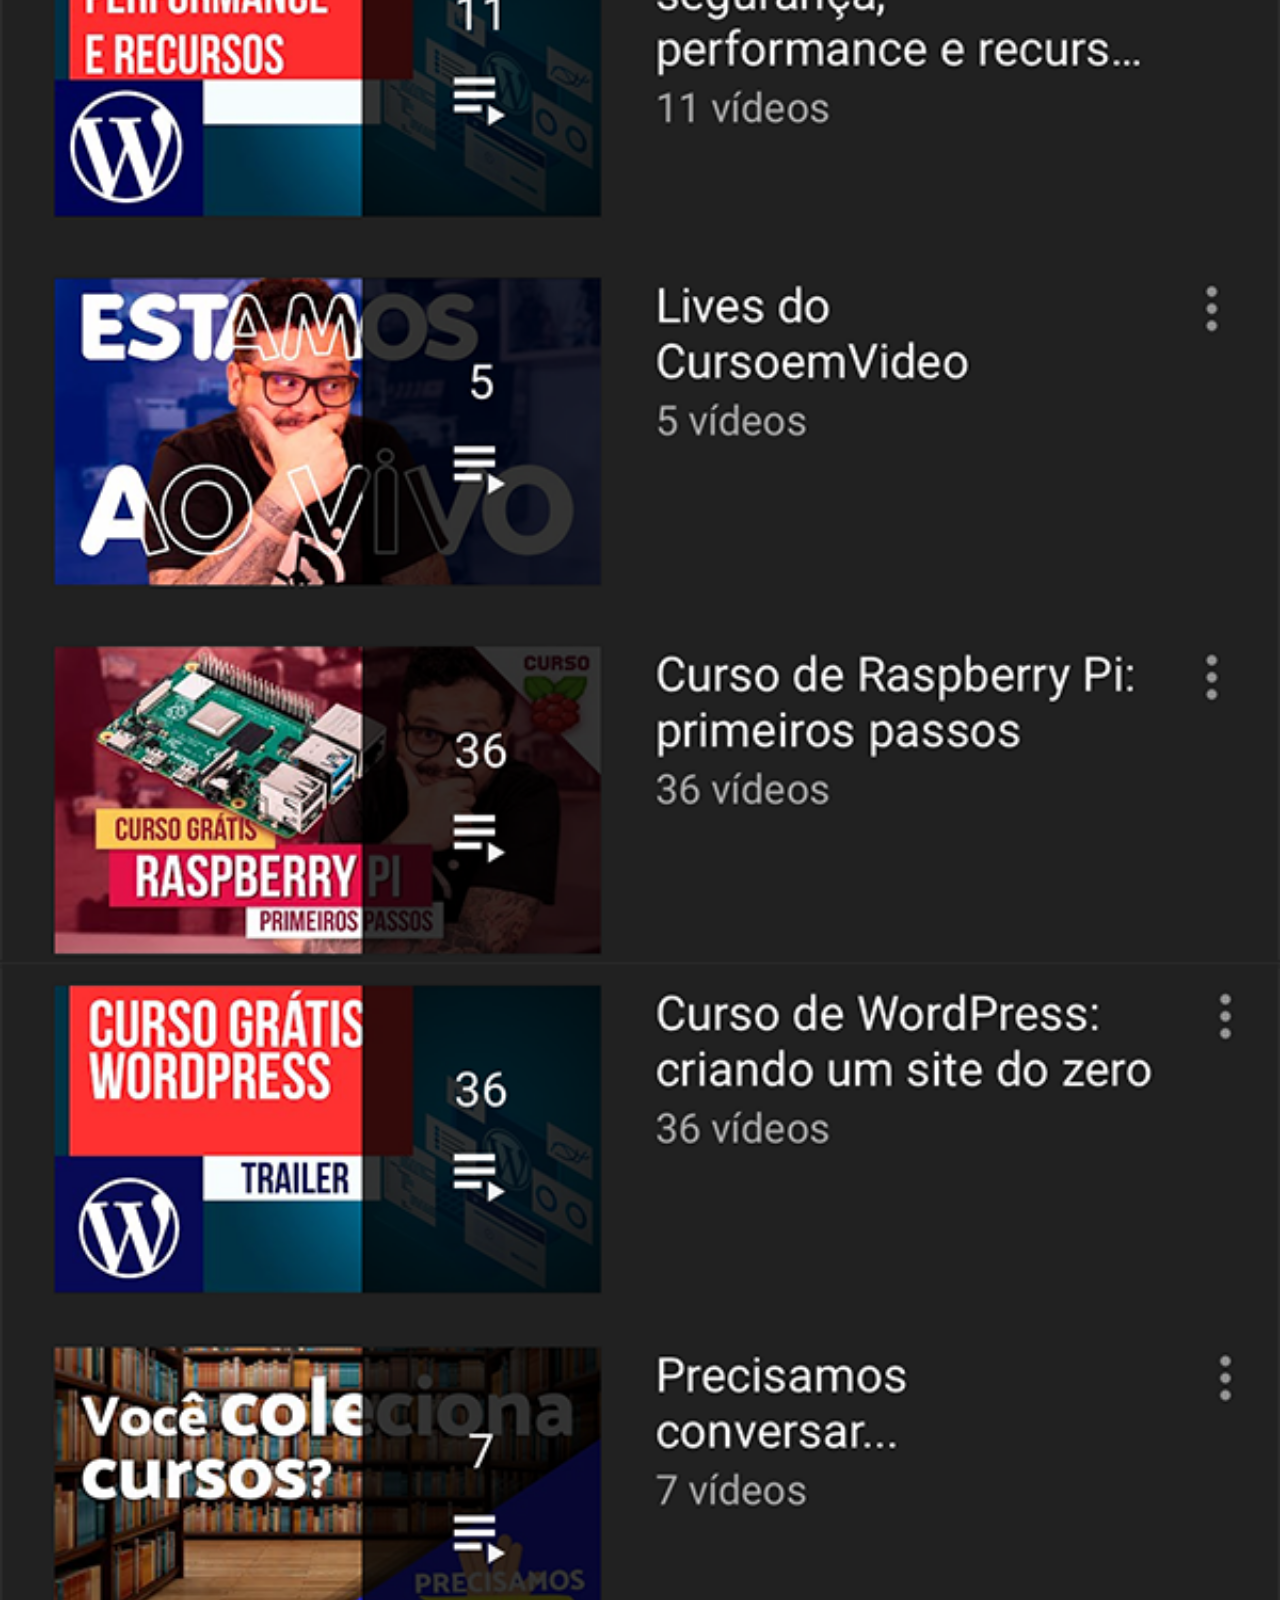
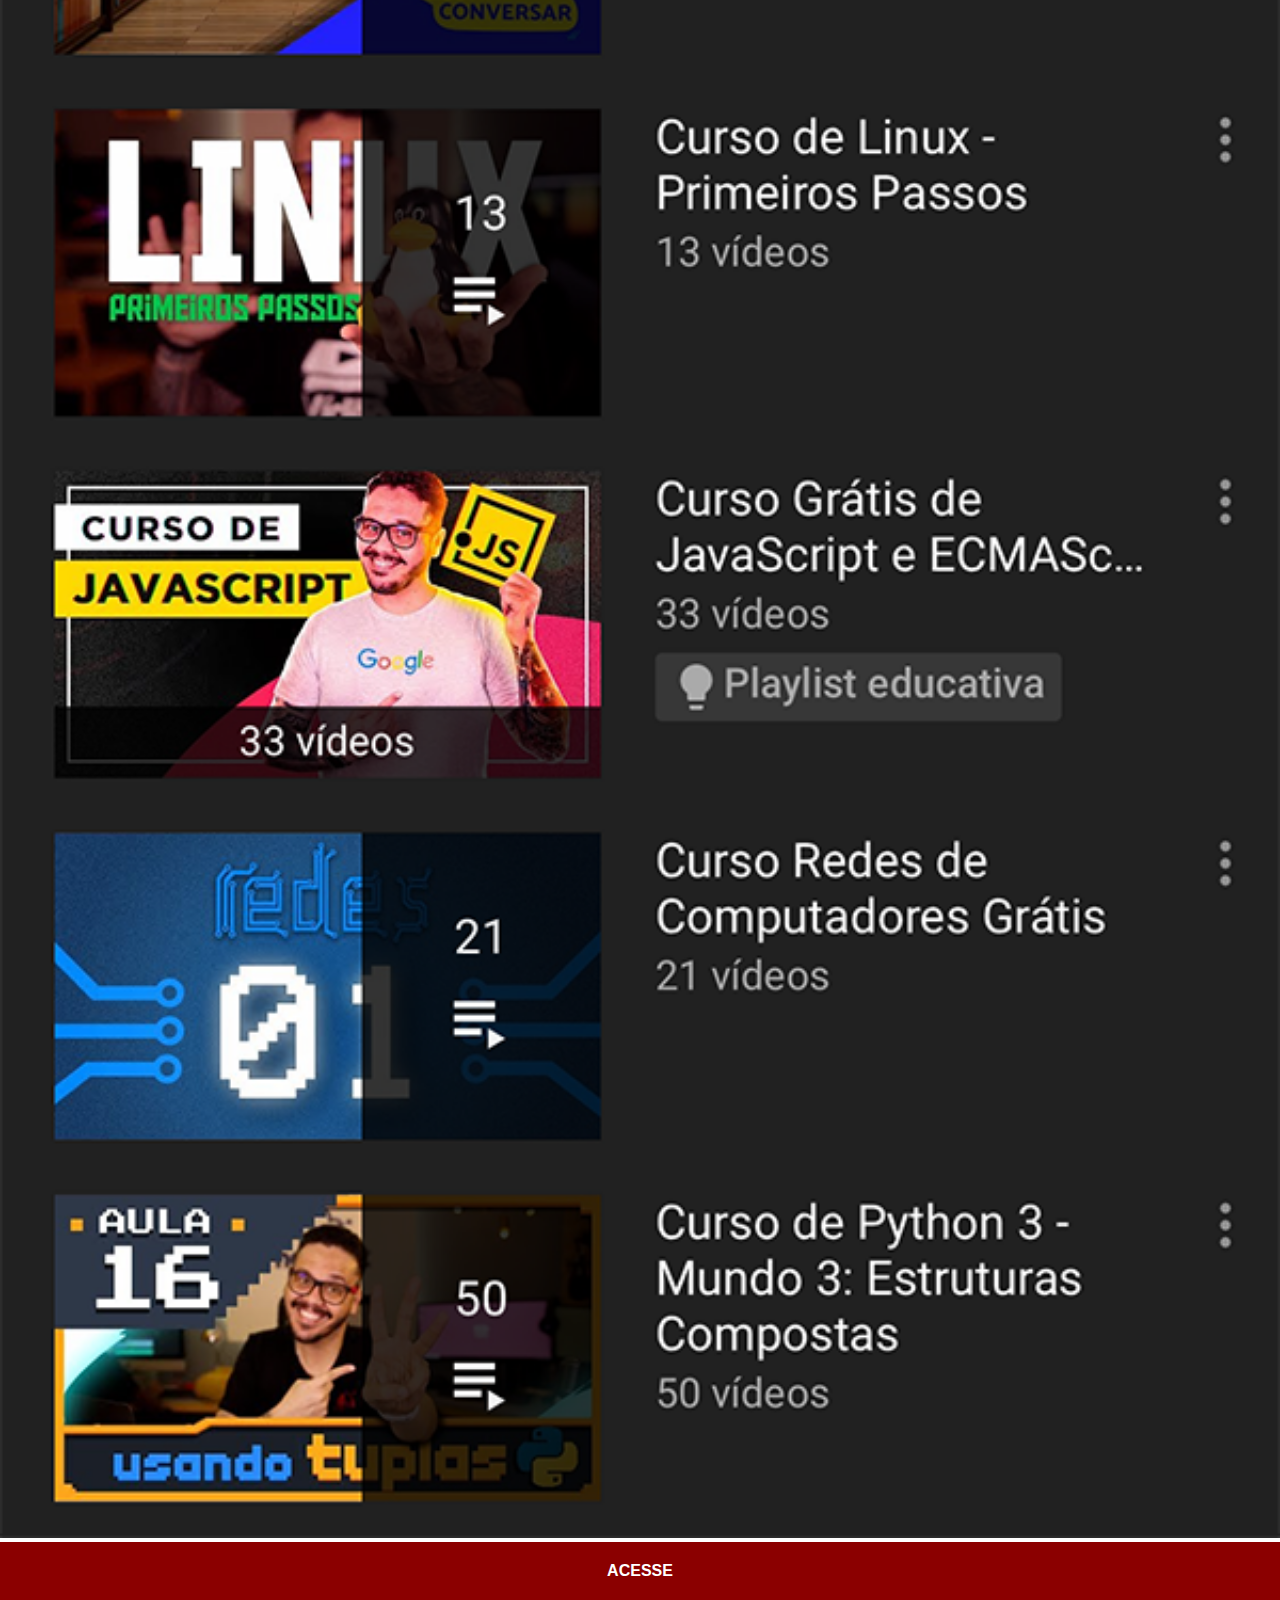
<file: youtube.html>
<!DOCTYPE html>
<html lang="pt-br">
  <head>
    <meta charset="UTF-8" />
    <meta name="viewport" content="width=device-width, initial-scale=1.0" />
    <title>YouTube</title>
    <link rel="stylesheet" href="estilos/social.css" />
  </head>
  <body>
    <img src="imagens/tela-youtube.png" alt="YouTube" />
    <a
      href="https://www.youtube.com/c/CursoemV%C3%ADdeo/playlists"
      target="_blank"
      >ACESSE</a
    >
  </body>
</html>
</file>
<file: estilos/style.css>
@charset "UTF-8";

* {
  padding: 0px;
  margin: 0px;
  font-family: Arial, Helvetica, sans-serif;
}

html,
body {
  height: 100vh;
  width: 100vw;
  background-color: black;
}

body {
  background: url("../imagens/fundo-madeira.jpg") no-repeat top center;
  background-size: cover;
  background-attachment: fixed;
}

main {
  height: 100vh;
  position: relative;
}

section#tel {
  position: absolute;
  top: 50%;
  left: 50%;
  transform: translate(-50%, -50%);
  height: 627px;
  width: 311px;
  background: url("../imagens/frame-iphone.png") no-repeat;
}

iframe#tela {
  position: relative;
  top: 80px;
  left: 22px;
  width: 267px;
  height: 471px;
}

section#redes {
  text-align: right;
}

section#redes img {
  width: 50px;
  margin: 10px;
  border-radius: 50%;
  box-shadow: 2px 2px 5px rgba(0, 0, 0, 0.4);
  box-sizing: border-box;
}

section#redes img:hover {
  border: 2px solid rgba(255, 255, 255, 0.6);
  transform: translate(-3px, -3px);
  box-shadow: 5px 5px 10px rgba(0, 0, 0, 0.6);
  transition: transform 0.3s, border 0.1s;
}
</file>
<file: estilos/social.css>
@charset "UTF-8";

* {
  margin: 0px;
  padding: 0px;
  font-family: Arial, Helvetica, sans-serif;
}

::-webkit-scrollbar {
  width: 0px;
  height: 0px;
}

img {
  width: 100vw;
}

a {
  display: block;
  background-color: darkred;
  color: white;
  padding: 20px;
  text-align: center;
  font-weight: bolder;
  text-decoration: none;
}

a:hover {
  background-color: red;
}
</file>
